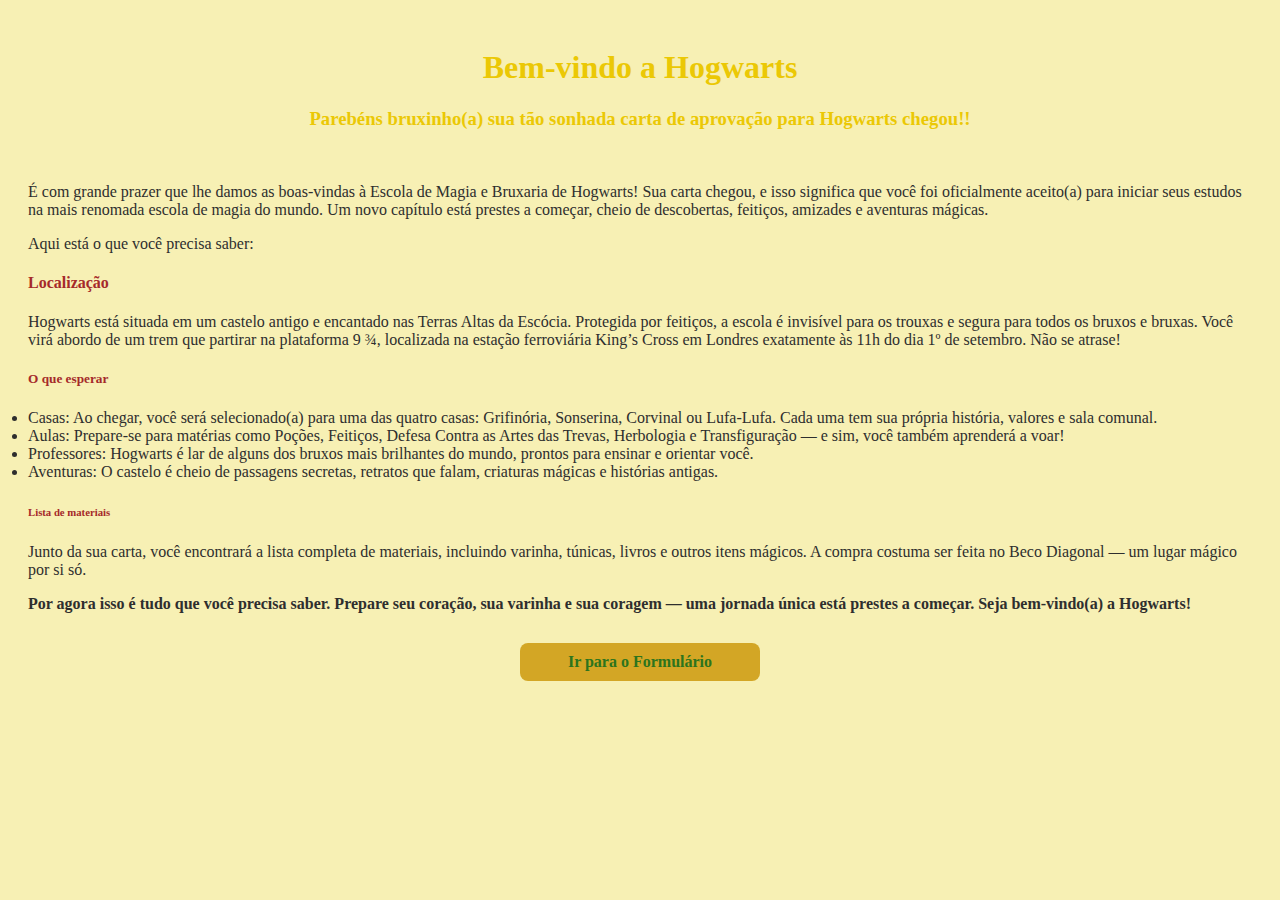
<file: atdv3pdi/index.html>
<!DOCTYPE html>
<html lang="pt-br">
<head>
  <meta charset="UTF-8">
  <title>Bem-vindo a Hogwarts</title>
  <link rel="stylesheet" href="./paginas/style.css">
</head>
<body>
  <h1>Bem-vindo a Hogwarts</h1>
 <h3>Parebéns bruxinho(a) sua tão sonhada carta de aprovação para Hogwarts chegou!!</h3>
  <br>
  <p>É com grande prazer que lhe damos as boas-vindas à Escola de Magia e Bruxaria de Hogwarts!
    Sua carta chegou, e isso significa que você foi oficialmente aceito(a) para iniciar seus estudos na mais renomada escola de magia do mundo. Um novo capítulo está prestes a começar, cheio de descobertas, feitiços, amizades e aventuras mágicas.</p>
    <p>Aqui está o que você precisa saber:</p>
   <h4>Localização</h4>
   <p>Hogwarts está situada em um castelo antigo e encantado nas Terras Altas da Escócia. Protegida por feitiços, a escola é invisível para os trouxas e segura para todos os bruxos e bruxas. Você virá abordo de um trem que partirar na plataforma  9 ¾, localizada na estação ferroviária King’s Cross em Londres exatamente às 11h do dia 1º de setembro. Não se atrase!
   </p>
   <h5>O que esperar</h5>
   <ul type="circle"></ul>
   <li> Casas: Ao chegar, você será selecionado(a) para uma das quatro casas: Grifinória, Sonserina, Corvinal ou Lufa-Lufa. Cada uma tem sua própria história, valores e sala comunal.</li>
   <li>Aulas: Prepare-se para matérias como Poções, Feitiços, Defesa Contra as Artes das Trevas, Herbologia e Transfiguração — e sim, você também aprenderá a voar!</li>
   <li>Professores: Hogwarts é lar de alguns dos bruxos mais brilhantes do mundo, prontos para ensinar e orientar você.</li>
   <li>Aventuras: O castelo é cheio de passagens secretas, retratos que falam, criaturas mágicas e histórias antigas.</li>
  <h6>Lista de materiais</h6>
  <p>Junto da sua carta, você encontrará a lista completa de materiais, incluindo varinha, túnicas, livros e outros itens mágicos. A compra costuma ser feita no Beco Diagonal — um lugar mágico por si só.</p>
  <p><b>Por agora isso é tudo que você precisa saber. Prepare seu coração, sua varinha e sua coragem — uma jornada única está prestes a começar. Seja bem-vindo(a) a Hogwarts!</b></p>
  <a href="./paginas/form.html" class="botao">Ir para o Formulário</a>
</body>
</html>
</file>
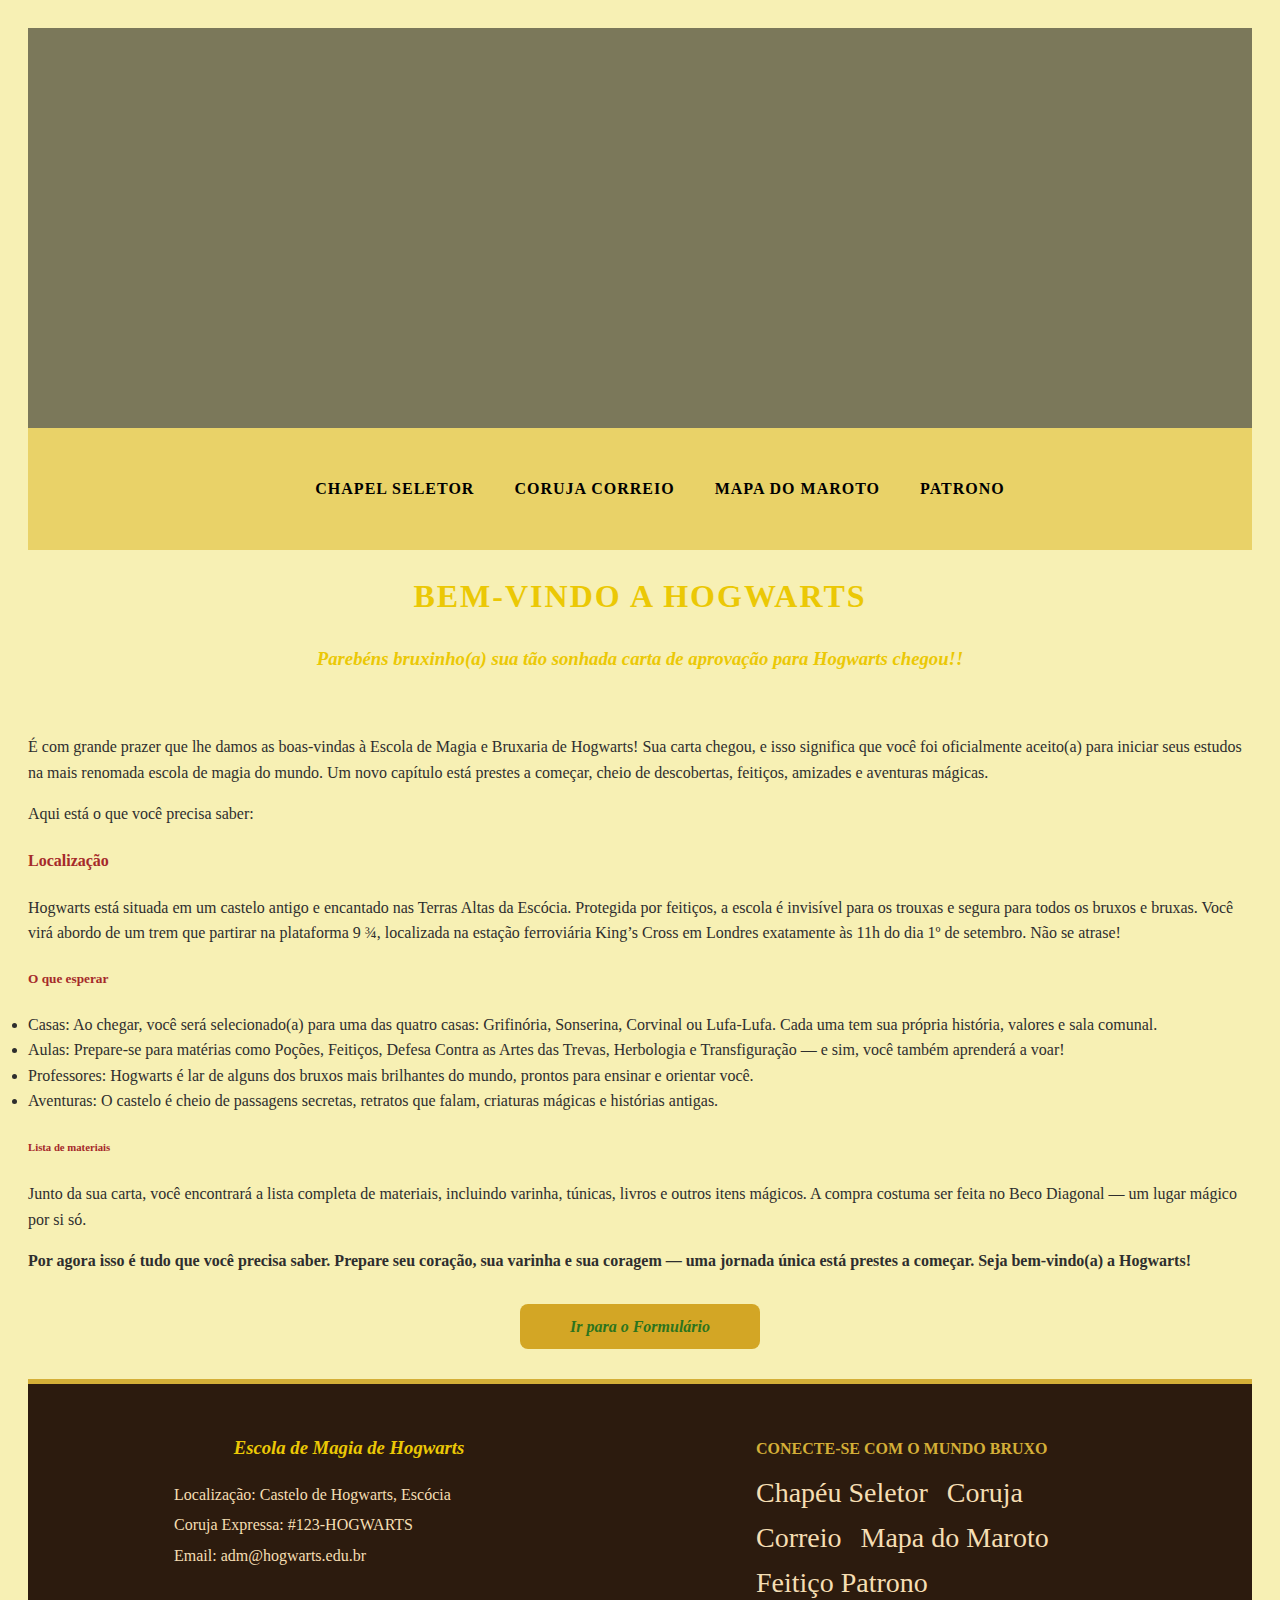
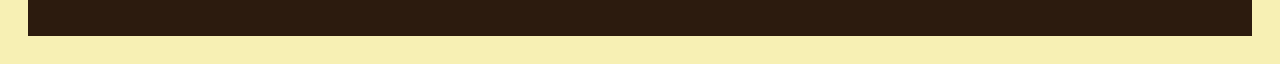
<file: atdv4pdiCERTO/index.html>
<!DOCTYPE html>
<html lang="pt-br">
  <section class="hero">
    <div class="hero-overlay">
    </div>
  </section>
<head>
  <meta charset="UTF-8">
  <title>Bem-vindo a Hogwarts</title>
  <link rel="stylesheet" href="./paginas/style.css">
  <link rel="icon" type="image/png" href="./icones/favicon_carta.png">
  </head>
  <header>
  <nav>
  <ul>
  <li><a href="./paginas/chapelseletor.html">Chapel Seletor</a></li>
  <li><a href="./paginas/corujacorreio.html">Coruja Correio</a></li>
  <li><a href="./paginas/mapadomaroto.html">Mapa do Maroto</a></li>
  <li><a href="./paginas/patrono.html">Patrono</a></li>
  </ul>
  </nav>
  </header>
<body>
  <h1>Bem-vindo a Hogwarts</h1>
 <h3>Parebéns bruxinho(a) sua tão sonhada carta de aprovação para Hogwarts chegou!!</h3>
  <br>
  <p>É com grande prazer que lhe damos as boas-vindas à Escola de Magia e Bruxaria de Hogwarts!
    Sua carta chegou, e isso significa que você foi oficialmente aceito(a) para iniciar seus estudos na mais renomada escola de magia do mundo. Um novo capítulo está prestes a começar, cheio de descobertas, feitiços, amizades e aventuras mágicas.</p>
    <p>Aqui está o que você precisa saber:</p>
   <h4>Localização</h4>
   <p>Hogwarts está situada em um castelo antigo e encantado nas Terras Altas da Escócia. Protegida por feitiços, a escola é invisível para os trouxas e segura para todos os bruxos e bruxas. Você virá abordo de um trem que partirar na plataforma  9 ¾, localizada na estação ferroviária King’s Cross em Londres exatamente às 11h do dia 1º de setembro. Não se atrase!
   </p>
   <h5>O que esperar</h5>
   <ul type="circle"></ul>
   <li> Casas: Ao chegar, você será selecionado(a) para uma das quatro casas: Grifinória, Sonserina, Corvinal ou Lufa-Lufa. Cada uma tem sua própria história, valores e sala comunal.</li>
   <li>Aulas: Prepare-se para matérias como Poções, Feitiços, Defesa Contra as Artes das Trevas, Herbologia e Transfiguração — e sim, você também aprenderá a voar!</li>
   <li>Professores: Hogwarts é lar de alguns dos bruxos mais brilhantes do mundo, prontos para ensinar e orientar você.</li>
   <li>Aventuras: O castelo é cheio de passagens secretas, retratos que falam, criaturas mágicas e histórias antigas.</li>
  <h6>Lista de materiais</h6>
  <p>Junto da sua carta, você encontrará a lista completa de materiais, incluindo varinha, túnicas, livros e outros itens mágicos. A compra costuma ser feita no Beco Diagonal — um lugar mágico por si só.</p>
  <p><b>Por agora isso é tudo que você precisa saber. Prepare seu coração, sua varinha e sua coragem — uma jornada única está prestes a começar. Seja bem-vindo(a) a Hogwarts!</b></p>
  <a href="./paginas/form.html" class="botao">Ir para o Formulário</a>
  <footer>
  <div class="info">
  <h3>Escola de Magia de Hogwarts</h3>
  <p>Localização: Castelo de Hogwarts, Escócia</p>
  <p>Coruja Expressa: #123-HOGWARTS</p>
  <p>Email: adm@hogwarts.edu.br</p>
  </div>
  <div class="social">
  <h4>Conecte-se com o Mundo Bruxo</h4>
  <a href="./paginas/chapelseletor.html" title="Chapéu Seletor">Chapéu Seletor</a>
  <a href="./paginas/corujacorreio.html" title="Coruja Correio">Coruja Correio</a>
  <a href="./paginas/mapadomaroto.html" title="Mapa do Maroto">Mapa do Maroto</a>
  <a href="./paginas/patrono.html" title="Feitiço Patrono">Feitiço Patrono</a>
  </div>
  </footer>

</body>
</html>
</file>
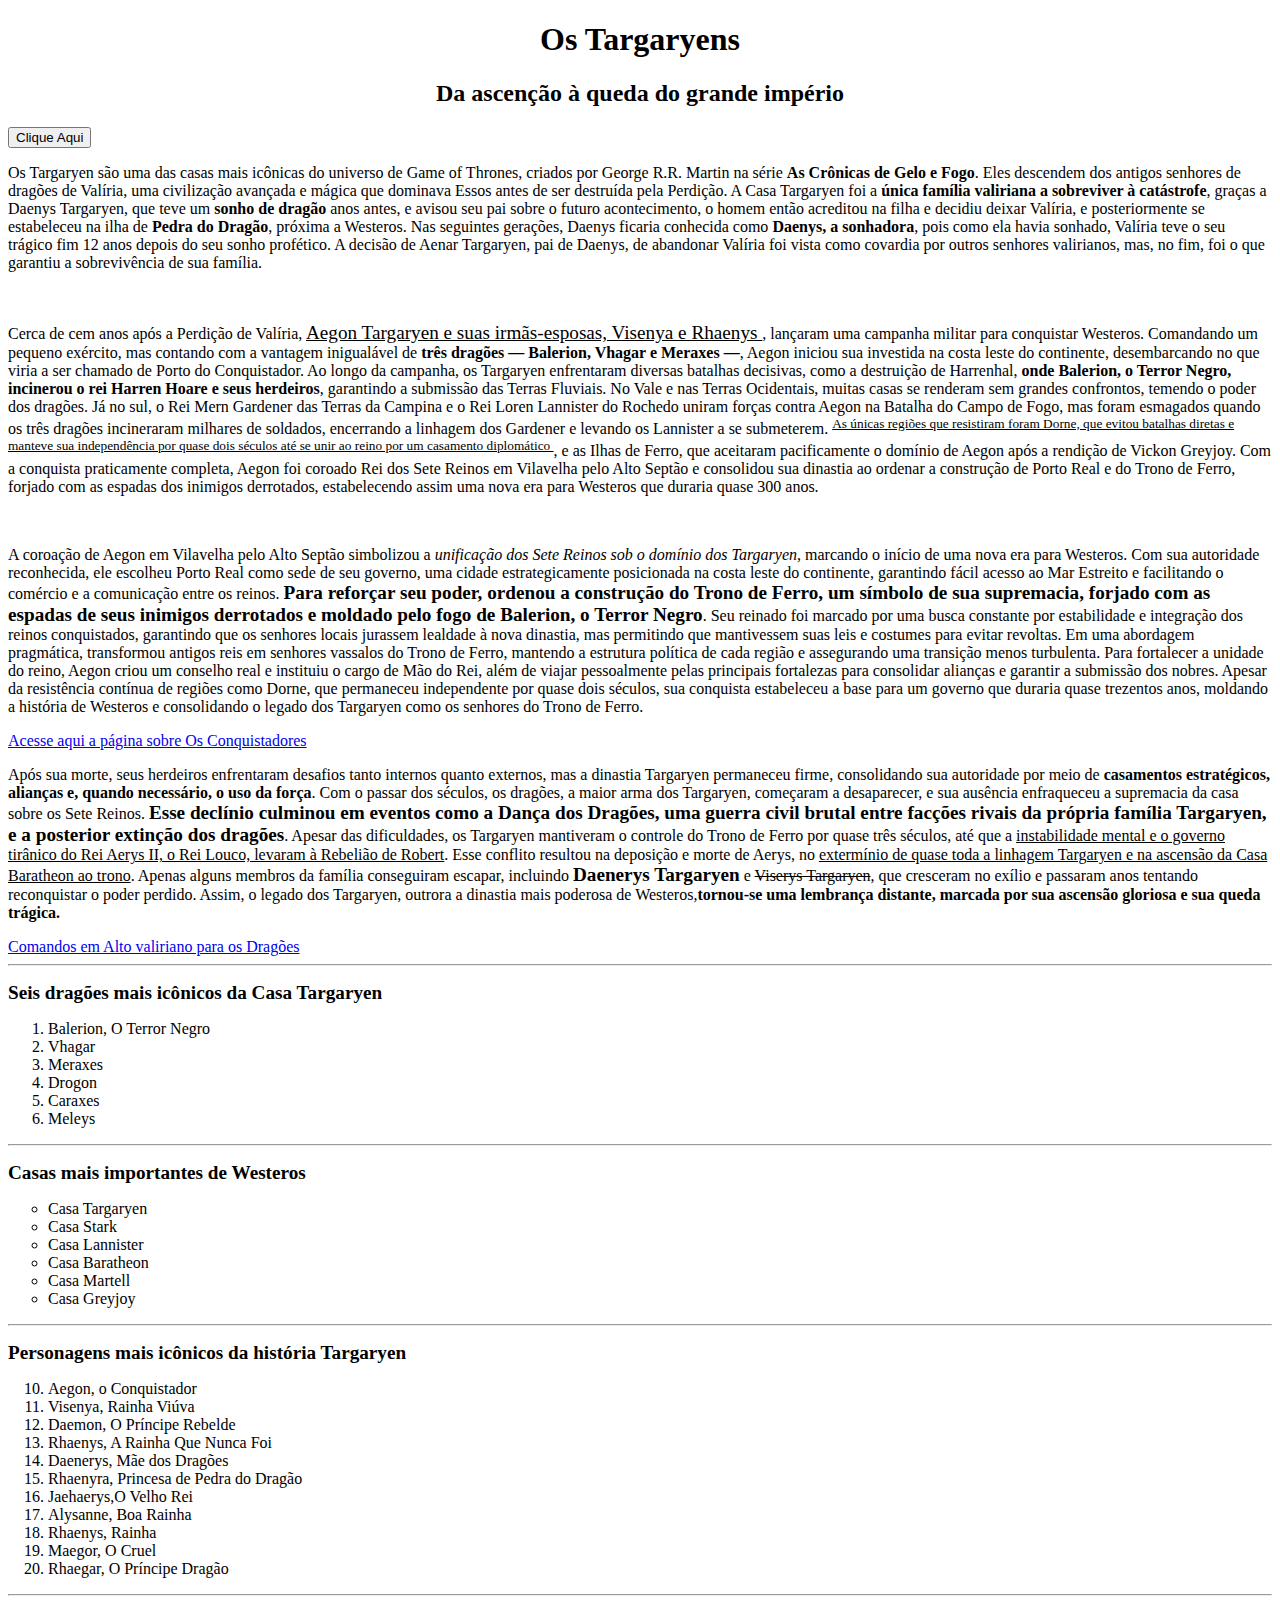
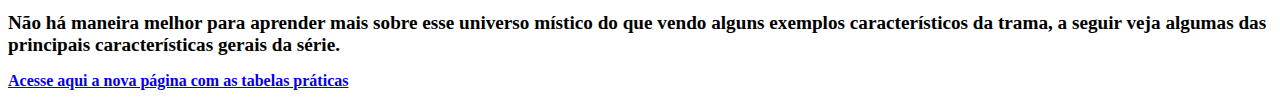
<file: bruna_pdi/index.html>
<!DOCTYPE html>
<html lang="pt-BR">
<head>
  <meta charset="UTF-8">
  <meta name="viewport" content="width=device-width, initial-scale=1.0">
  <title>Atividade1</title>
  <title> Títulos h1, h2</title>
 
</head>
<body>
<!--Adcionando a do código de programação solicitada no exercício e adcionando os titulos com hierarquía-->
<h1 align="center"> Os Targaryens</h1>
<h2 align="center"> Da ascenção à queda do grande império</h2>
<button onclick="exibirMensagem()">Clique Aqui</button>
<div id="minha-div" style="display: none;"> Os++ de Westeros</div> 
<script>
  function exibirMensagem() { 
    var minhaDiv = document.getElementById("minha-div")
    minhaDiv.style.display = "flex"
    minhaDiv.style.color = "red";
  }
</script>
<br>
<!--Apresentar o tema e a família brevemente-->
<p>  Os Targaryen são uma das casas mais icônicas do universo de Game of Thrones, criados por George R.R. Martin na série <strong>As Crônicas de Gelo e Fogo</strong>. Eles descendem dos antigos senhores de dragões de Valíria, uma civilização avançada e mágica que dominava Essos antes de ser destruída pela Perdição. A Casa Targaryen foi a <strong>única família valiriana a sobreviver à catástrofe</strong>, graças a Daenys Targaryen, que teve um <strong>sonho de dragão</strong> anos antes, e avisou seu pai sobre o futuro acontecimento, o homem então acreditou na filha e decidiu deixar Valíria, e posteriormente se estabeleceu na ilha de <strong>Pedra do Dragão</strong>, próxima a Westeros. Nas seguintes gerações, Daenys ficaria conhecida como <strong>Daenys, a sonhadora</strong>, pois como ela havia sonhado, Valíria teve o seu trágico fim 12 anos depois do seu sonho profético. A decisão de Aenar Targaryen, pai de Daenys, de abandonar Valíria foi vista como covardia por outros senhores valirianos, mas, no fim, foi o que garantiu a sobrevivência de sua família.<p>
<br>
<!--Contando um pouco sobre a Conquista-->
<p>Cerca de cem anos após a Perdição de Valíria,<big> <u>Aegon Targaryen e suas irmãs-esposas, Visenya e Rhaenys </u></big>, lançaram uma campanha militar para conquistar Westeros. Comandando um pequeno exército, mas contando com a vantagem inigualável de <strong>três dragões — Balerion, Vhagar e Meraxes —</strong>, Aegon iniciou sua investida na costa leste do continente, desembarcando no que viria a ser chamado de Porto do Conquistador. Ao longo da campanha, os Targaryen enfrentaram diversas batalhas decisivas, como a destruição de Harrenhal, <b>onde Balerion, o Terror Negro, incinerou o rei Harren Hoare e seus herdeiros</b>, garantindo a submissão das Terras Fluviais. No Vale e nas Terras Ocidentais, muitas casas se renderam sem grandes confrontos, temendo o poder dos dragões. Já no sul, o Rei Mern Gardener das Terras da Campina e o Rei Loren Lannister do Rochedo uniram forças contra Aegon na Batalha do Campo de Fogo, mas foram esmagados quando os três dragões incineraram milhares de soldados, encerrando a linhagem dos Gardener e levando os Lannister a se submeterem. <sup> <u>As únicas regiões que resistiram foram Dorne, que evitou batalhas diretas e manteve sua independência por quase dois séculos até se unir ao reino por um casamento diplomático </u></sup>, e as Ilhas de Ferro, que aceitaram pacificamente o domínio de Aegon após a rendição de Vickon Greyjoy. Com a conquista praticamente completa, Aegon foi coroado Rei dos Sete Reinos em Vilavelha pelo Alto Septão e consolidou sua dinastia ao ordenar a construção de Porto Real e do Trono de Ferro, forjado com as espadas dos inimigos derrotados, estabelecendo assim uma nova era para Westeros que duraria quase 300 anos.</p> 
<br>
<!--A coroação e reinado de Aegon-->
<p>A coroação de Aegon em Vilavelha pelo Alto Septão simbolizou a <i>unificação dos Sete Reinos sob o domínio dos Targaryen</i>, marcando o início de uma nova era para Westeros. Com sua autoridade reconhecida, ele escolheu Porto Real como sede de seu governo, uma cidade estrategicamente posicionada na costa leste do continente, garantindo fácil acesso ao Mar Estreito e facilitando o comércio e a comunicação entre os reinos. <big> <b>Para reforçar seu poder, ordenou a construção do Trono de Ferro, um símbolo de sua supremacia, forjado com as espadas de seus inimigos derrotados e moldado pelo fogo de Balerion, o Terror Negro</b></big>. Seu reinado foi marcado por uma busca constante por estabilidade e integração dos reinos conquistados, garantindo que os senhores locais jurassem lealdade à nova dinastia, mas permitindo que mantivessem suas leis e costumes para evitar revoltas. Em uma abordagem pragmática, transformou antigos reis em senhores vassalos do Trono de Ferro, mantendo a estrutura política de cada região e assegurando uma transição menos turbulenta. Para fortalecer a unidade do reino, Aegon criou um conselho real e instituiu o cargo de Mão do Rei, além de viajar pessoalmente pelas principais fortalezas para consolidar alianças e garantir a submissão dos nobres. Apesar da resistência contínua de regiões como Dorne, que permaneceu independente por quase dois séculos, sua conquista estabeleceu a base para um governo que duraria quase trezentos anos, moldando a história de Westeros e consolidando o legado dos Targaryen como os senhores do Trono de Ferro.</p>
<a href="./paginas/OsConquistadores.html" target="_blank">Acesse aqui a página sobre Os Conquistadores</a>
<br>
<!--Sucessão e queda-->
<p>Após sua morte, seus herdeiros enfrentaram desafios tanto internos quanto externos, mas a dinastia Targaryen permaneceu firme, consolidando sua autoridade por meio de <b>casamentos estratégicos, alianças e, quando necessário, o uso da força</b>. Com o passar dos séculos, os dragões, a maior arma dos Targaryen, começaram a desaparecer, e sua ausência enfraqueceu a supremacia da casa sobre os Sete Reinos. <big><b>Esse declínio culminou em eventos como a Dança dos Dragões, uma guerra civil brutal entre facções rivais da própria família Targaryen, e a posterior extinção dos dragões</b></big>. Apesar das dificuldades, os Targaryen mantiveram o controle do Trono de Ferro por quase três séculos, até que a <u>instabilidade mental e o governo tirânico do Rei Aerys II, o Rei Louco, levaram à Rebelião de Robert</u>. Esse conflito resultou na deposição e morte de Aerys, no <u>extermínio de quase toda a linhagem Targaryen e na ascensão da Casa Baratheon ao trono</u>. Apenas alguns membros da família conseguiram escapar, incluindo <b><big>Daenerys Targaryen</big></b> e <s>Viserys Targaryen</s>, que cresceram no exílio e passaram anos tentando reconquistar o poder perdido. Assim, o legado dos Targaryen, outrora a dinastia mais poderosa de Westeros,<b><strong>tornou-se uma lembrança distante, marcada por sua ascensão gloriosa e sua queda trágica.</strong></b></p> 
<a href="./paginas/comandos.html" target="_blank">Comandos em Alto valiriano para os Dragões</a>
<br>
<!--Criando as listas-->
<hr/>
<p><strong> <b> <big>Seis dragões mais icônicos da Casa Targaryen</big></b></strong></p>
<ol type="1">
  <li>Balerion, O Terror Negro</li>
  <li>Vhagar</li>
  <li>Meraxes</li>
  <li>Drogon</li>
  <li>Caraxes </li>
  <li>Meleys</li>
</ol>
<hr/>
<p><strong><b><big>Casas mais importantes de Westeros</big></b></strong></p>
<ul type="circle">
  <li>Casa Targaryen</li>
  <li>Casa Stark</li>
  <li>Casa Lannister</li>
  <li>Casa Baratheon</li>
  <li>Casa Martell</li>
  <li>Casa Greyjoy</li>
</ul>
<hr/>
<p><strong> <b> <big>Personagens mais icônicos da história Targaryen</big></b></strong></p>
<ol type="1" start="10">
  <li>Aegon, o Conquistador</li>
  <li>Visenya, Rainha Viúva </li>
  <li>Daemon, O Príncipe Rebelde</li>
  <li>Rhaenys, A Rainha Que Nunca Foi</li>
  <li>Daenerys, Mãe dos Dragões</li>
  <li>Rhaenyra, Princesa de Pedra do Dragão</li>
  <li>Jaehaerys,O Velho Rei</li>
  <li>Alysanne, Boa Rainha</li>
  <li>Rhaenys, Rainha</li>
  <li>Maegor, O Cruel</li>
  <li>Rhaegar, O Príncipe Dragão </li>
</ol>
<hr/>
<p><b><big>Não há maneira melhor para aprender mais sobre esse universo místico do que vendo alguns exemplos característicos da trama, a seguir veja algumas das principais características gerais da série.</big></b></p>
<b><a href="./paginas/tabelas_praticas.html" target="_blank">Acesse aqui a nova página com as tabelas práticas</a></b>
</body>
</html>
</file>
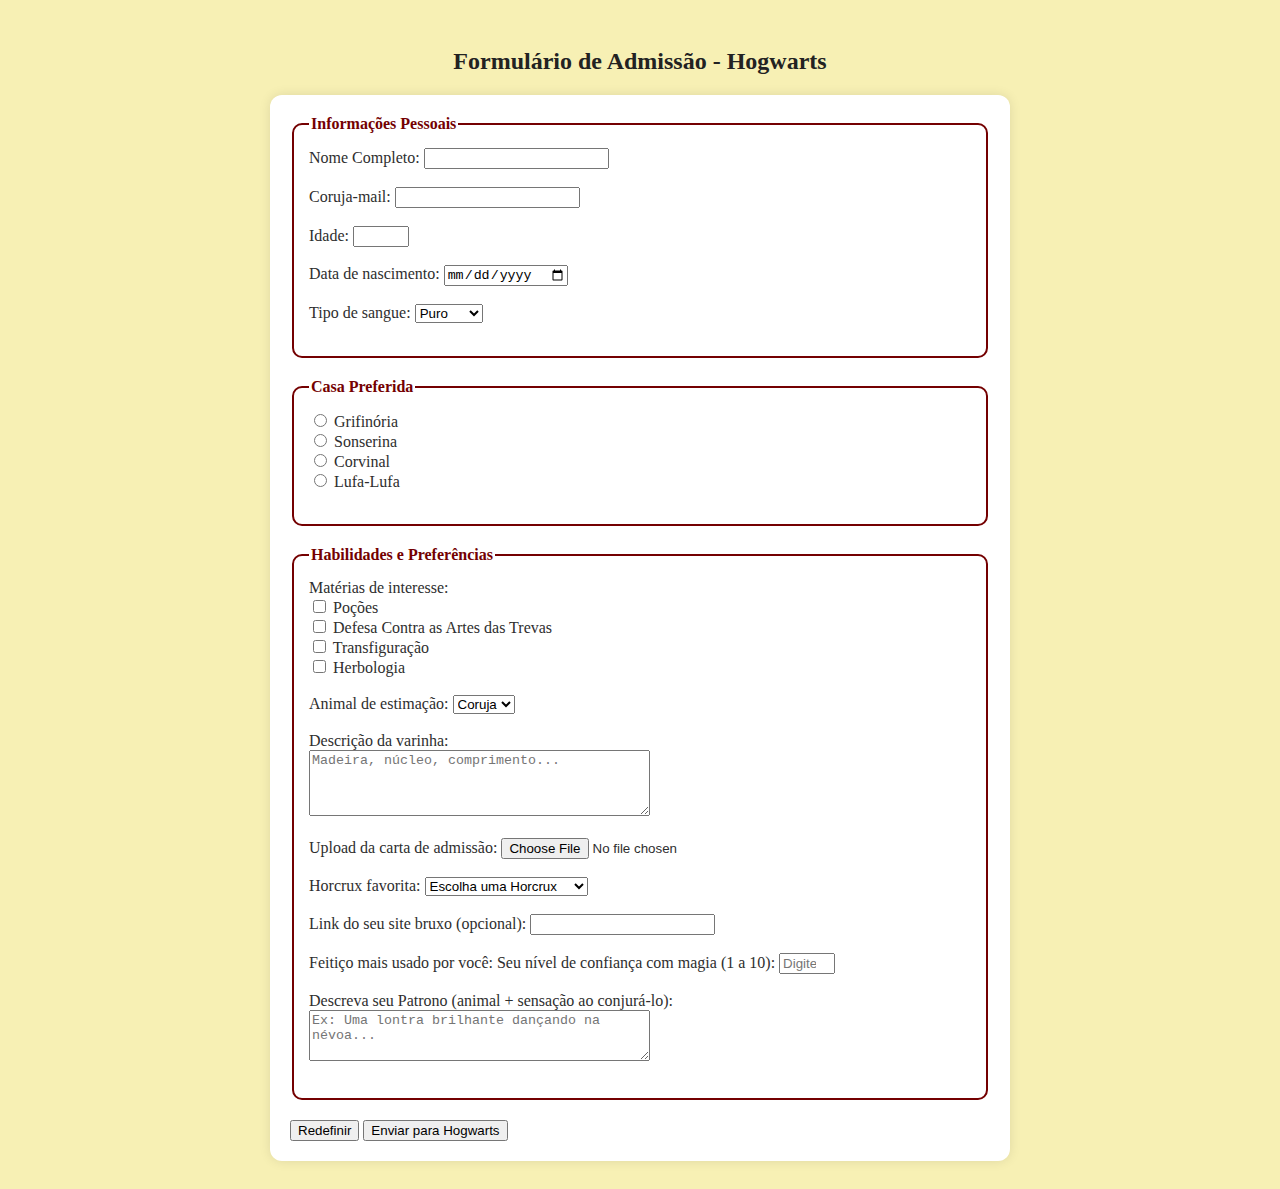
<file: atdv3pdi/paginas/form.html>
<!DOCTYPE html>
<html lang="pt-br">
<head>
  <meta charset="UTF-8">
  <title>Formulário de Inscrição - Hogwarts</title>
  <link rel="stylesheet" href="./style.css">
</head>
<body>
  <h2>Formulário de Admissão - Hogwarts</h2>

  <form action="/enviar" method="post">
    <fieldset>
      <legend>Informações Pessoais</legend>

      <label for="nome">Nome Completo:</label>
      <input type="text" id="nome" name="nome">
      <br>
      <br>
      <label for="email">Coruja-mail:</label>
      <input type="email" id="email" name="email">
      <br>
      <br>
      <label for="idade">Idade:</label>
      <input type="number" id="idade" name="idade" min="11" max="18">
      <br>
      <br>
      <label for="nasc">Data de nascimento:</label>
      <input type="date" id="nasc" name="nasc"> 
      <br>
      <br>
      <label for="sangue">Tipo de sangue:</label>
      <select id="sangue" name="sangue">
        <option value="puro">Puro</option>
        <option value="mestiço">Mestiço</option>
        <option value="trouxa">Trouxa</option>
      </select><br><br>
    </fieldset>

    <fieldset>
      <legend>Casa Preferida</legend>
      <input type="radio" id="grifinoria" name="casa" value="Grifinória" required>
      <label for="grifinoria">Grifinória</label>
      <br>
      <input type="radio" id="sonserina" name="casa" value="Sonserina">
      <label for="sonserina">Sonserina</label>
      <br>
      <input type="radio" id="corvinal" name="casa" value="Corvinal">
      <label for="corvinal">Corvinal</label>
      <br>
      <input type="radio" id="lufa" name="casa" value="Lufa-Lufa">
      <label for="lufa">Lufa-Lufa</label>
      <br>
      <br>
    </fieldset>

    <fieldset>
      <legend>Habilidades e Preferências</legend>

      <label>Matérias de interesse:</label><br>
      <input type="checkbox" name="materias" value="poções" required> Poções
      <br>
      <input type="checkbox" name="materias" value="dcats"> Defesa Contra as Artes das Trevas
      <br>
      <input type="checkbox" name="materias" value="transfiguracao"> Transfiguração
      <br>
      <input type="checkbox" name="materias" value="herbologia"> Herbologia
      <br>
      <br>
      <label for="animal">Animal de estimação:</label>
      <select id="animal" name="animal">
        <option value="coruja">Coruja</option>
        <option value="gato">Gato</option>
        <option value="sapo">Sapo</option>
      </select>
      <br>
      <br>
      <label for="varinha">Descrição da varinha:</label>
      <br>
      <textarea id="varinha" name="varinha" rows="4" cols="40" placeholder="Madeira, núcleo, comprimento..."></textarea>
      <br>
      <br>
      <label for="carta">Upload da carta de admissão:</label>
      <input type="file" id="carta" name="carta">
      <br>
      <br>
      <label for="horcrux">Horcrux favorita:</label>
      <select id="horcrux" name="horcrux">
      <option value="" disabled selected>Escolha uma Horcrux</option>
      <option value="diario">Diário de Tom Riddle</option>
      <option value="anel">Anel de Servolo Gaunt</option>
      <option value="medalhao">Medalhão de Sonserina</option>
      <option value="taça">Taça de Hufflepuff</option>
      <option value="diadema">Diadema de Corvinal</option>
      <option value="harry">Harry Potter</option>
      <option value="nagini">Nagini</option>
      </select> 
     <br>
     <br>
      <label for="site">Link do seu site bruxo (opcional):</label>
      <input type="url" id="site" name="site">
      <br>
      <br>
      <label for="feitiço">Feitiço mais usado por você:</label>
      <label for="magia">Seu nível de confiança com magia (1 a 10):</label>
      <input type="number" id="magia" name="magia" min="1" max="10" placeholder="Digite um número de 1 a 10 ">
     <br>
     <br>
      <label for="patrono">Descreva seu Patrono (animal + sensação ao conjurá-lo):</label>
      <br>
<textarea id="patrono" name="patrono" rows="3" cols="40" placeholder="Ex: Uma lontra brilhante dançando na névoa..."></textarea>
<br>
<br>
    </fieldset>
    <input type="reset" value="Redefinir">
    <input type="submit" value="Enviar para Hogwarts">
  </form>
</body>
</html>
</file>
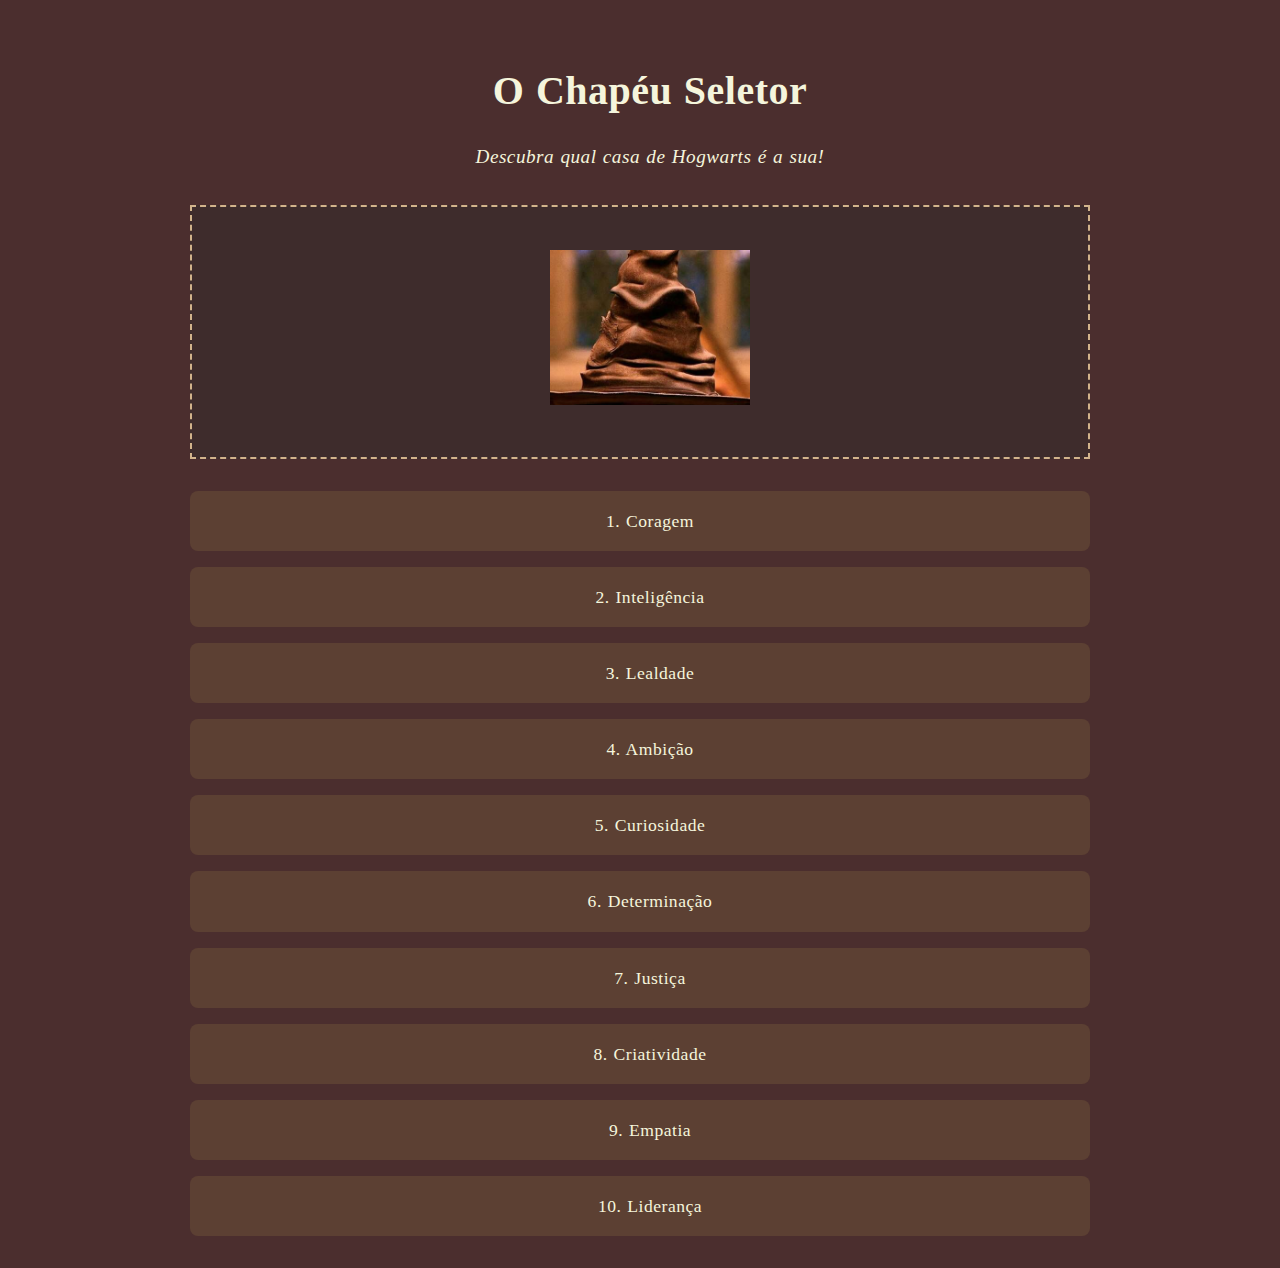
<file: atdv4pdiCERTO/paginas/chapelseletor.html>
<!DOCTYPE html>
<html lang="pt-BR">
<head>
  <meta charset="UTF-8">
  <title>Chapéu Seletor</title>
  <!-- <link rel="stylesheet" href="style.css"> !-->
   <style>
    body {
      background-color: #4B2E2E;
      font-family: 'Georgia', serif;
      color: #F5F5DC;
      line-height: 1.6;
      text-align: justify;
      letter-spacing: 0.5px;
      word-spacing: 1px;
      font-size: 16px;
      font-weight: normal;
      text-transform: none;
      text-indent: 20px;
      margin: 0;
      padding: 0;
    }

      .container {
      max-width: 900px;
      margin: auto;
      padding: 2rem;
    }

      .cabecalho {
      text-align: center;
      margin-bottom: 2rem;
      }

      h1 {
      font-size: 2.5rem;
      font-weight: bold;
      margin-bottom: 0.5rem;
      }

      .descricao {
      font-size: 1.2rem;
      font-style: italic;
      }

      .imagem {
      height: 250px;
      background-color: #3E2C2C;
      border: 2px dashed #D2B48C;
      display: flex;
      align-items: center;
      justify-content: center;
      font-size: 1.1rem;
      margin-bottom: 2rem;
      color: #D2B48C;
      }

      .parametros {
      display: grid;
      gap: 1rem;
      }

      .parametro {
      background-color: #5C4033;
      padding: 1rem;
      border-radius: 8px;
      font-size: 1.1rem;
      text-align: center;
      }
   </style>
</head>
<body>
  <div class="container">
    <header class="cabecalho">
      <h1>O Chapéu Seletor</h1>
      <p class="descricao">Descubra qual casa de Hogwarts é a sua!</p>
    </header>

    <section class="imagem">
      <p> <img src="../imagens/chapeu.jpg" title="Chapéu Seletor" width="200"></p>
    </section>

    <section class="parametros">
      <div class="parametro">1. Coragem</div>
      <div class="parametro">2. Inteligência</div>
      <div class="parametro">3. Lealdade</div>
      <div class="parametro">4. Ambição</div>
      <div class="parametro">5. Curiosidade</div>
      <div class="parametro">6. Determinação</div>
      <div class="parametro">7. Justiça</div>
      <div class="parametro">8. Criatividade</div>
      <div class="parametro">9. Empatia</div>
      <div class="parametro">10. Liderança</div>
    </section>
  </div>
</body>
</html>
</file>
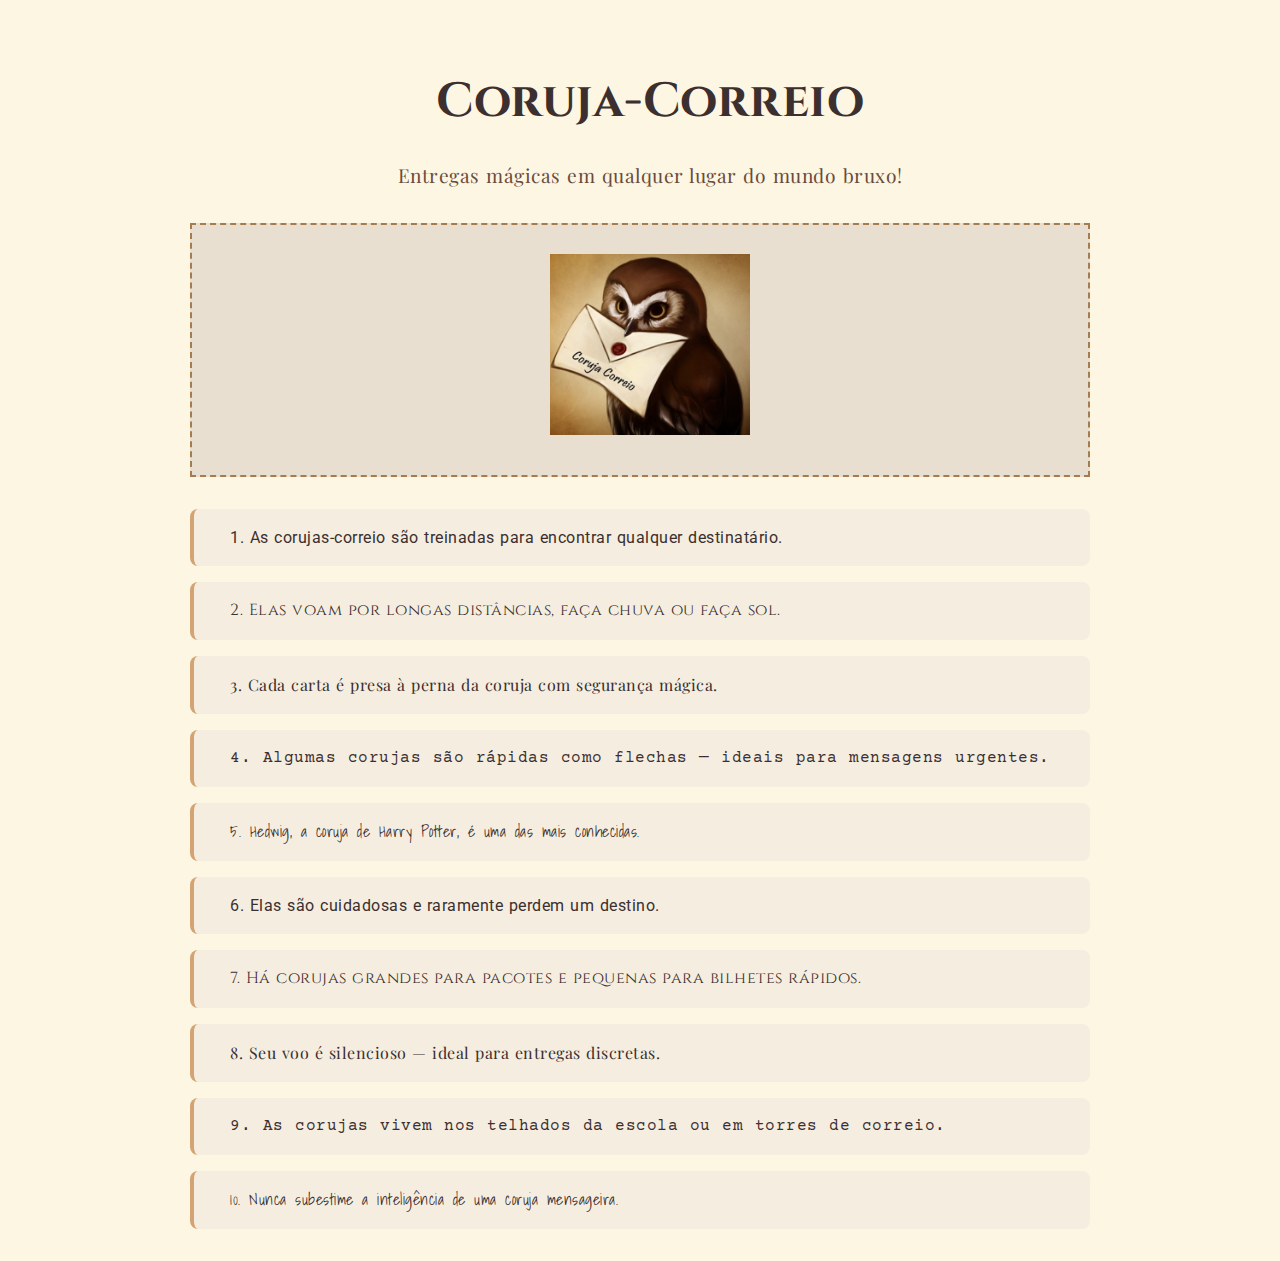
<file: atdv4pdiCERTO/paginas/corujacorreio.html>
<!DOCTYPE html>
<html lang="pt-BR">
<head>
  <meta charset="UTF-8">
  <title>Coruja-Correio</title>
  <link href="https://fonts.googleapis.com/css2?family=Roboto&family=Cinzel&family=Playfair+Display&family=Courier+Prime&family=Shadows+Into+Light&display=swap" rel="stylesheet">
  <style>
    body {
    background-color: #fdf6e3;
    margin: 0;
    padding: 0;
    color: #3b2f2f;
    font-family: 'Roboto', sans-serif;
    line-height: 1.6;
    font-size: 16px;
    letter-spacing: 0.5px;
    word-spacing: 1px;
    text-align: justify;
    text-indent: 20px;
    font-weight: normal;
    text-transform: none;
    font-style: normal;
    white-space: normal;
    }

    .container {
    max-width: 900px;
    margin: auto;
    padding: 2rem;
    }

    .cabecalho {
    text-align: center;
    margin-bottom: 2rem;
    }

    h1 {
    font-size: 3rem;
    font-family: 'Cinzel', serif;
    margin-bottom: 0.5rem;
    }

    .descricao {
    font-size: 1.2rem;
    font-family: 'Playfair Display', serif;
    color: #6b4c3b;
    }

    .imagem {
    height: 250px;
    background-color: #e8dfd1;
    border: 2px dashed #a57c4f;
    display: flex;
    align-items: center;
    justify-content: center;
    margin: 2rem 0;
    font-size: 1.1rem;
    font-family: 'Courier Prime', monospace;
    }

    .info {
    display: flex;
    flex-direction: column;
    gap: 1rem;
    }

    .bloco {
    background-color: #f5eee0;
    border-left: 4px solid #d4a373;
    padding: 1rem;
    border-radius: 8px;
    }

    .fonte1 {
    font-family: 'Roboto', sans-serif;
    }

    .fonte2 {
    font-family: 'Cinzel', serif;
    }

    .fonte3 {
    font-family: 'Playfair Display', serif;
    }

    .fonte4 {
    font-family: 'Courier Prime', monospace;
    }

    .fonte5 {
    font-family: 'Shadows Into Light', cursive;
    }

  </style>
</head>
<body>
  <div class="container">
    <header class="cabecalho">
      <h1>Coruja-Correio</h1>
      <p class="descricao">Entregas mágicas em qualquer lugar do mundo bruxo!</p>
    </header>

    <section class="imagem">
      <p> <img src="../imagens/coruja.jpg" title="Coruja Correio" width="200"></p>
    </section>

    <section class="info">
      <div class="bloco fonte1">1. As corujas-correio são treinadas para encontrar qualquer destinatário.</div>
      <div class="bloco fonte2">2. Elas voam por longas distâncias, faça chuva ou faça sol.</div>
      <div class="bloco fonte3">3. Cada carta é presa à perna da coruja com segurança mágica.</div>
      <div class="bloco fonte4">4. Algumas corujas são rápidas como flechas — ideais para mensagens urgentes.</div>
      <div class="bloco fonte5">5. Hedwig, a coruja de Harry Potter, é uma das mais conhecidas.</div>
      <div class="bloco fonte1">6. Elas são cuidadosas e raramente perdem um destino.</div>
      <div class="bloco fonte2">7. Há corujas grandes para pacotes e pequenas para bilhetes rápidos.</div>
      <div class="bloco fonte3">8. Seu voo é silencioso — ideal para entregas discretas.</div>
      <div class="bloco fonte4">9. As corujas vivem nos telhados da escola ou em torres de correio.</div>
      <div class="bloco fonte5">10. Nunca subestime a inteligência de uma coruja mensageira.</div>
    </section>
  </div>
</body>
</html>
</file>
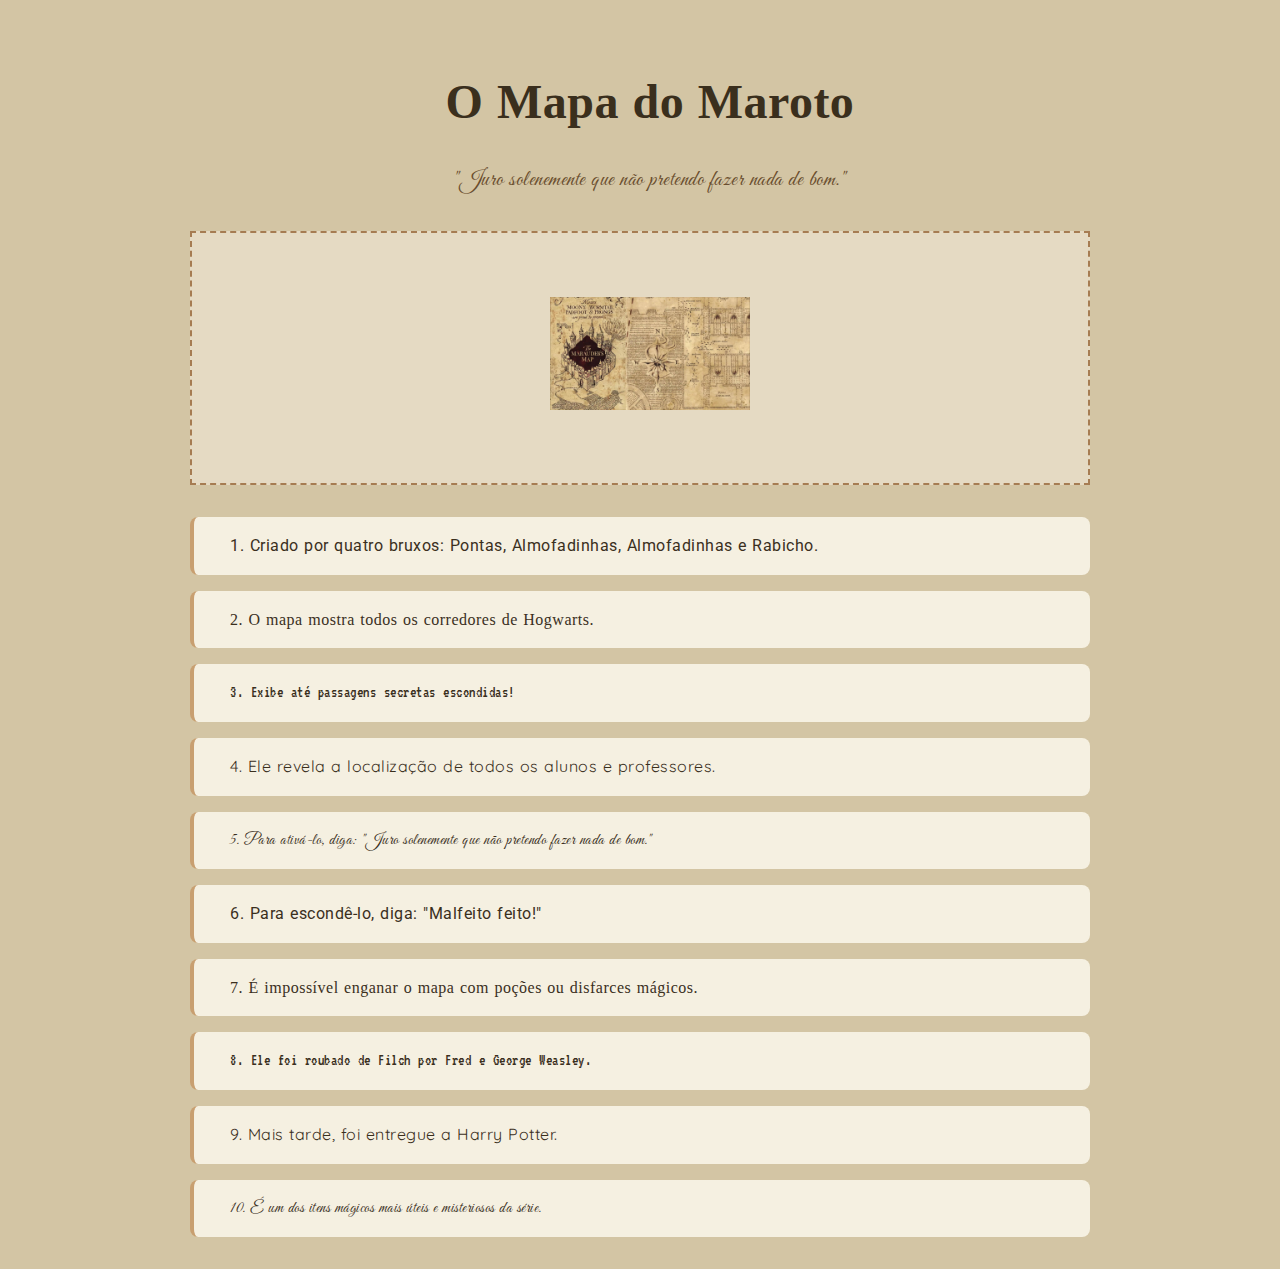
<file: atdv4pdiCERTO/paginas/mapadomaroto.html>
<!DOCTYPE html>
<html lang="pt-BR">
<head>
  <meta charset="UTF-8">
  <title>O Mapa do Maroto</title>
  <style>
    body {
    background-color: #d3c5a4;
    margin: 0;
    padding: 0;
    color: #3a2f1d;
    font-family: 'Quicksand', sans-serif;
    font-size: 16px;
    line-height: 1.6;
    letter-spacing: 0.5px;
    word-spacing: 1px;
    text-align: justify;
    font-style: normal;
    font-weight: normal;
    text-transform: none;
    text-indent: 20px;  
    white-space: normal;
    }

    .container {
    max-width: 900px;
    margin: auto;
    padding: 2rem;
    }

    .cabecalho {
    text-align: center;
    margin-bottom: 2rem;
    }

    h1 {
    font-size: 3rem;
    font-family: 'IM Fell English SC', serif;
    margin-bottom: 0.5rem;
    }

    .subtitulo {
    font-family: 'Great Vibes', cursive;
    font-size: 1.4rem;
    color: #6a4e2e;
    margin-bottom: 1rem;
    }

    .imagem {
    height: 250px;
    background-color: #e5dac3;
    border: 2px dashed #a67c52;
    display: flex;
    align-items: center;
    justify-content: center;
    font-size: 1.1rem;
    font-family: 'VT323', monospace;
    color: #5e4c3a;
    margin-bottom: 2rem;
    }

    .info {
    display: flex;
    flex-direction: column;
    gap: 1rem;
    }

    .bloco {
    background-color: #f5f0e1;
    border-left: 4px solid #c89f70;
    padding: 1rem;
    border-radius: 8px;
    }

    
    .fonte1 {
    font-family: 'Roboto', sans-serif;
    }

    .fonte2 {
    font-family: 'IM Fell English SC', serif;
    }

    .fonte3 {
    font-family: 'VT323', monospace;
    }

    .fonte4 {
    font-family: 'Quicksand', sans-serif;
    }

    .fonte5 {
    font-family: 'Great Vibes', cursive;
    }

  </style>

  <link href="https://fonts.googleapis.com/css2?family=Roboto&family=Great+Vibes&family=IM+Fell+English+SC&family=Quicksand&family=VT323&display=swap" rel="stylesheet">
</head>
<body>
  <div class="container">
    <header class="cabecalho">
      <h1>O Mapa do Maroto</h1>
      <p class="subtitulo">"Juro solenemente que não pretendo fazer nada de bom."</p>
    </header>

    <section class="imagem">
      <p> <img src="../imagens/mapa.jpg" title="Mapa do Maroto" width="200"></p>
    </section>

    <section class="info">
      <div class="bloco fonte1">1. Criado por quatro bruxos: Pontas, Almofadinhas, Almofadinhas e Rabicho.</div>
      <div class="bloco fonte2">2. O mapa mostra todos os corredores de Hogwarts.</div>
      <div class="bloco fonte3">3. Exibe até passagens secretas escondidas!</div>
      <div class="bloco fonte4">4. Ele revela a localização de todos os alunos e professores.</div>
      <div class="bloco fonte5">5. Para ativá-lo, diga: "Juro solenemente que não pretendo fazer nada de bom."</div>
      <div class="bloco fonte1">6. Para escondê-lo, diga: "Malfeito feito!"</div>
      <div class="bloco fonte2">7. É impossível enganar o mapa com poções ou disfarces mágicos.</div>
      <div class="bloco fonte3">8. Ele foi roubado de Filch por Fred e George Weasley.</div>
      <div class="bloco fonte4">9. Mais tarde, foi entregue a Harry Potter.</div>
      <div class="bloco fonte5">10. É um dos itens mágicos mais úteis e misteriosos da série.</div>
    </section>
  </div>
</body>
</html>
</file>
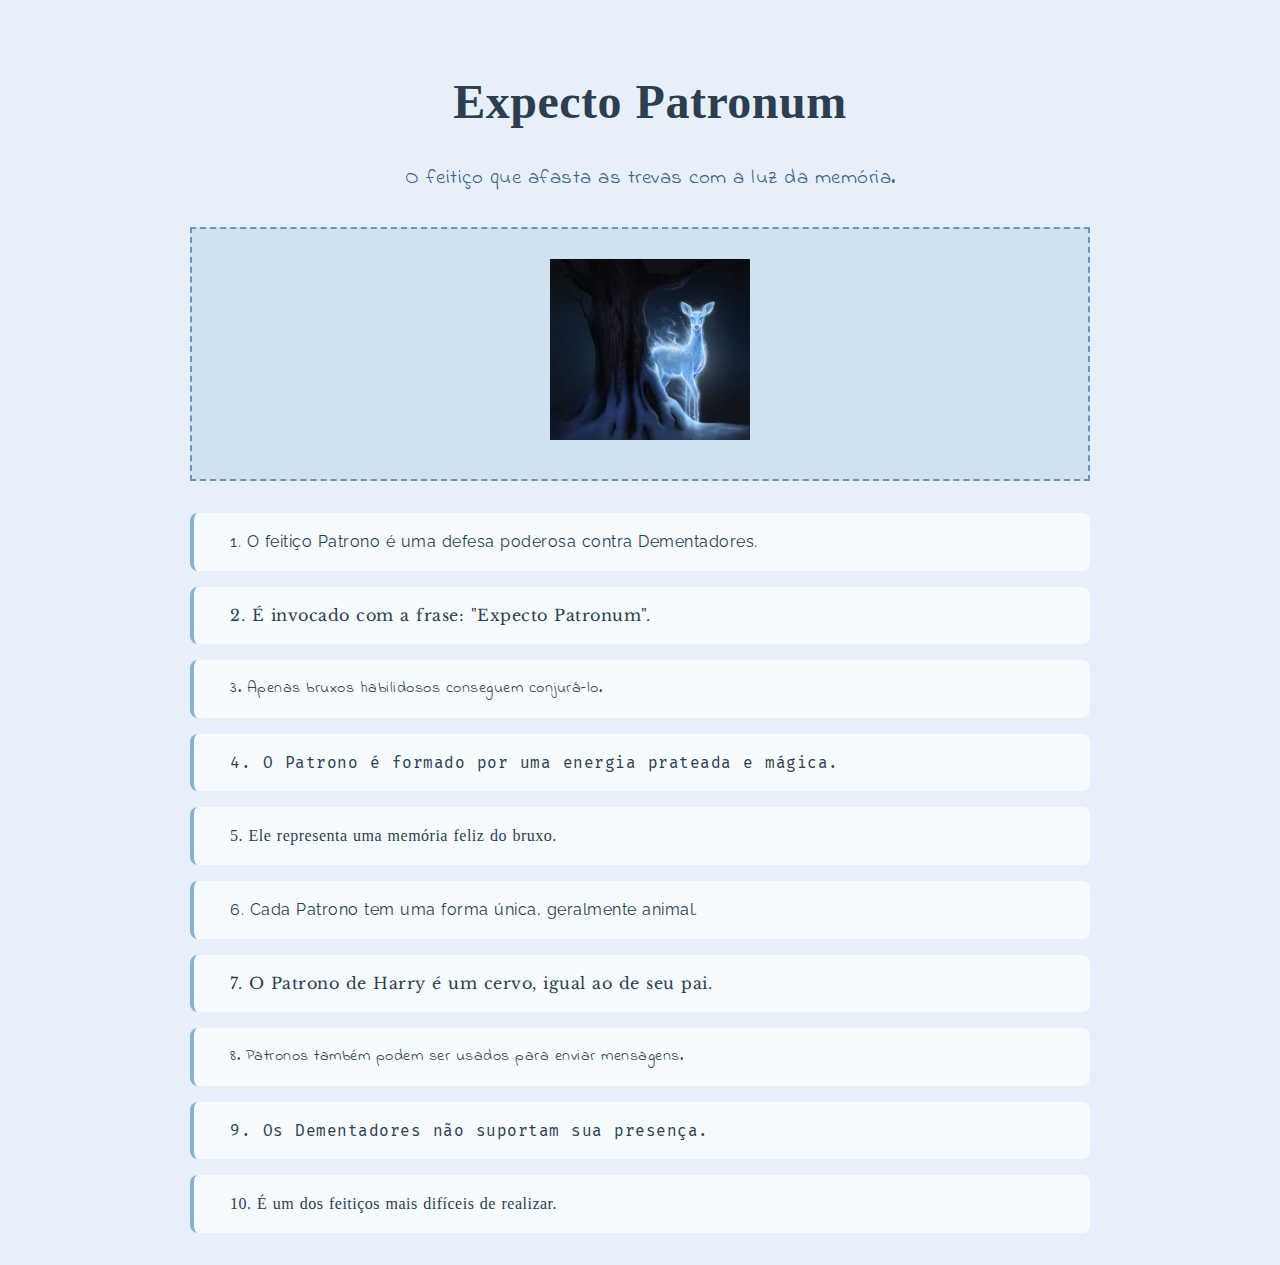
<file: atdv4pdiCERTO/paginas/patrono.html>
<!DOCTYPE html>
<html lang="pt-BR">
<head>
  <meta charset="UTF-8">
  <title>Feitiço do Patrono</title>
  <link href="https://fonts.googleapis.com/css2?family=Raleway&family=Libre+Baskerville&family=Indie+Flower&family=Fira+Mono&family=Old+Standard+TT&display=swap" rel="stylesheet">

  <style>
    body {
    background-color: #e7f0fa;
    margin: 0;
    padding: 0;
    color: #2c3e50;
    font-family: 'Raleway', sans-serif;
    font-size: 16px;      
    line-height: 1.6;     
    letter-spacing: 0.5px;
    word-spacing: 1px;    
    text-align: justify; 
    text-indent: 20px;   
    font-weight: normal; 
    font-style: normal;  
    text-transform: none;
    white-space: normal; 
    }

    .container {
    max-width: 900px;
    margin: auto;
    padding: 2rem;
    }

    .cabecalho {
    text-align: center;
    margin-bottom: 2rem;
    }

    h1 {
    font-size: 3rem;
    font-family: 'Old Standard TT', serif;
    margin-bottom: 0.5rem;
    }

    .subtitulo {
    font-size: 1.3rem;
    font-family: 'Indie Flower', cursive;
    color: #3a6186;
    margin-bottom: 1.5rem;
    }

    .imagem {
    height: 250px;
    background-color: #d0e2f2;
    border: 2px dashed #6c91c2;
    display: flex;
    align-items: center;
    justify-content: center;
    font-size: 1.1rem;
    font-family: 'Fira Mono', monospace;
    color: #395470;
    margin-bottom: 2rem;
    }

    .info {
    display: flex;
    flex-direction: column;
    gap: 1rem;
    }

    .bloco {
    background-color: #f6fbff;
    border-left: 4px solid #86b3d1;
    padding: 1rem;
    border-radius: 8px;
    }

    .fonte1 {
    font-family: 'Raleway', sans-serif;
    }

    .fonte2 {
    font-family: 'Libre Baskerville', serif;
    }

    .fonte3 {
    font-family: 'Indie Flower', cursive;
    }

    .fonte4 {
    font-family: 'Fira Mono', monospace;
    }

    .fonte5 {
    font-family: 'Old Standard TT', serif;
    }

  </style>

</head>
<body>
  <div class="container">
    <header class="cabecalho">
      <h1>Expecto Patronum</h1>
      <p class="subtitulo">O feitiço que afasta as trevas com a luz da memória.</p>
    </header>

    <section class="imagem">
      <p> <img src="../imagens/patrono.jpg" title="Patrono" width="200"></p>
    </section>

    <section class="info">
      <div class="bloco fonte1">1. O feitiço Patrono é uma defesa poderosa contra Dementadores.</div>
      <div class="bloco fonte2">2. É invocado com a frase: "Expecto Patronum".</div>
      <div class="bloco fonte3">3. Apenas bruxos habilidosos conseguem conjurá-lo.</div>
      <div class="bloco fonte4">4. O Patrono é formado por uma energia prateada e mágica.</div>
      <div class="bloco fonte5">5. Ele representa uma memória feliz do bruxo.</div>
      <div class="bloco fonte1">6. Cada Patrono tem uma forma única, geralmente animal.</div>
      <div class="bloco fonte2">7. O Patrono de Harry é um cervo, igual ao de seu pai.</div>
      <div class="bloco fonte3">8. Patronos também podem ser usados para enviar mensagens.</div>
      <div class="bloco fonte4">9. Os Dementadores não suportam sua presença.</div>
      <div class="bloco fonte5">10. É um dos feitiços mais difíceis de realizar.</div>
    </section>
  </div>
</body>
</html>
</file>
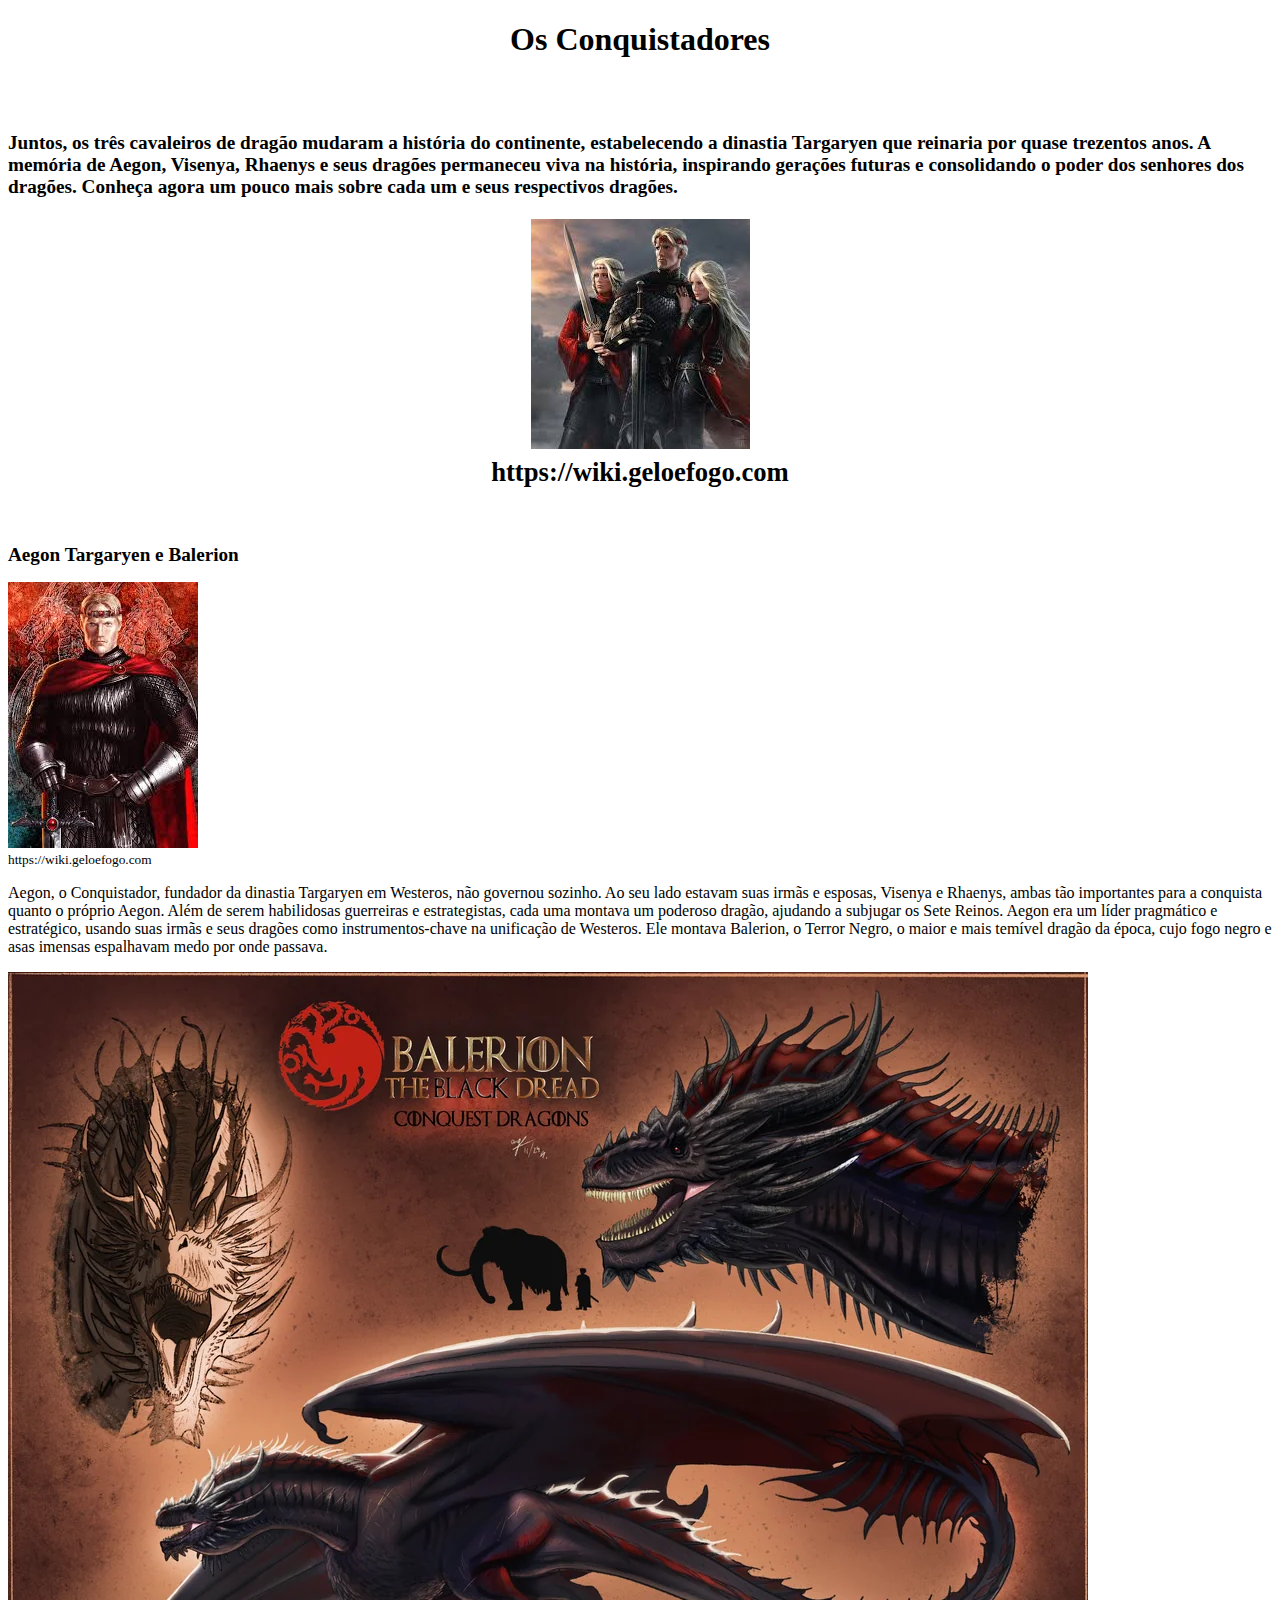
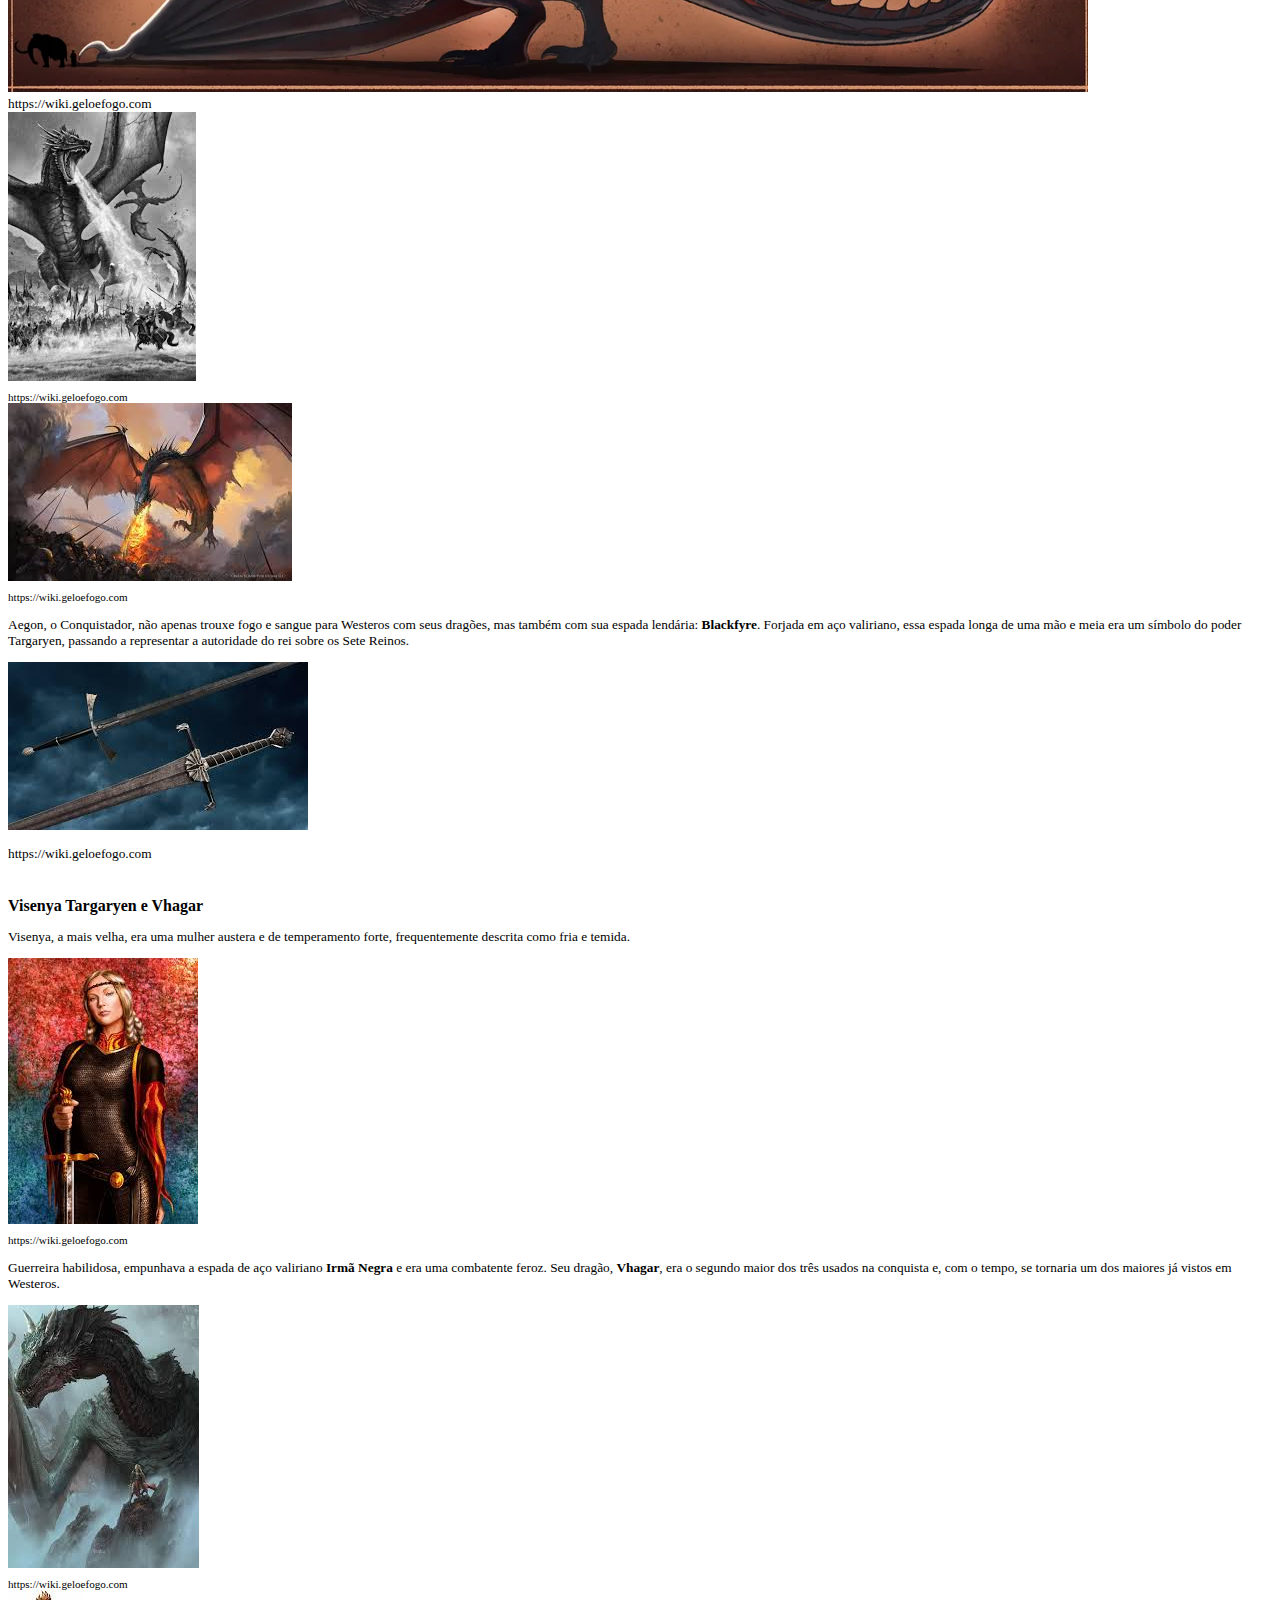
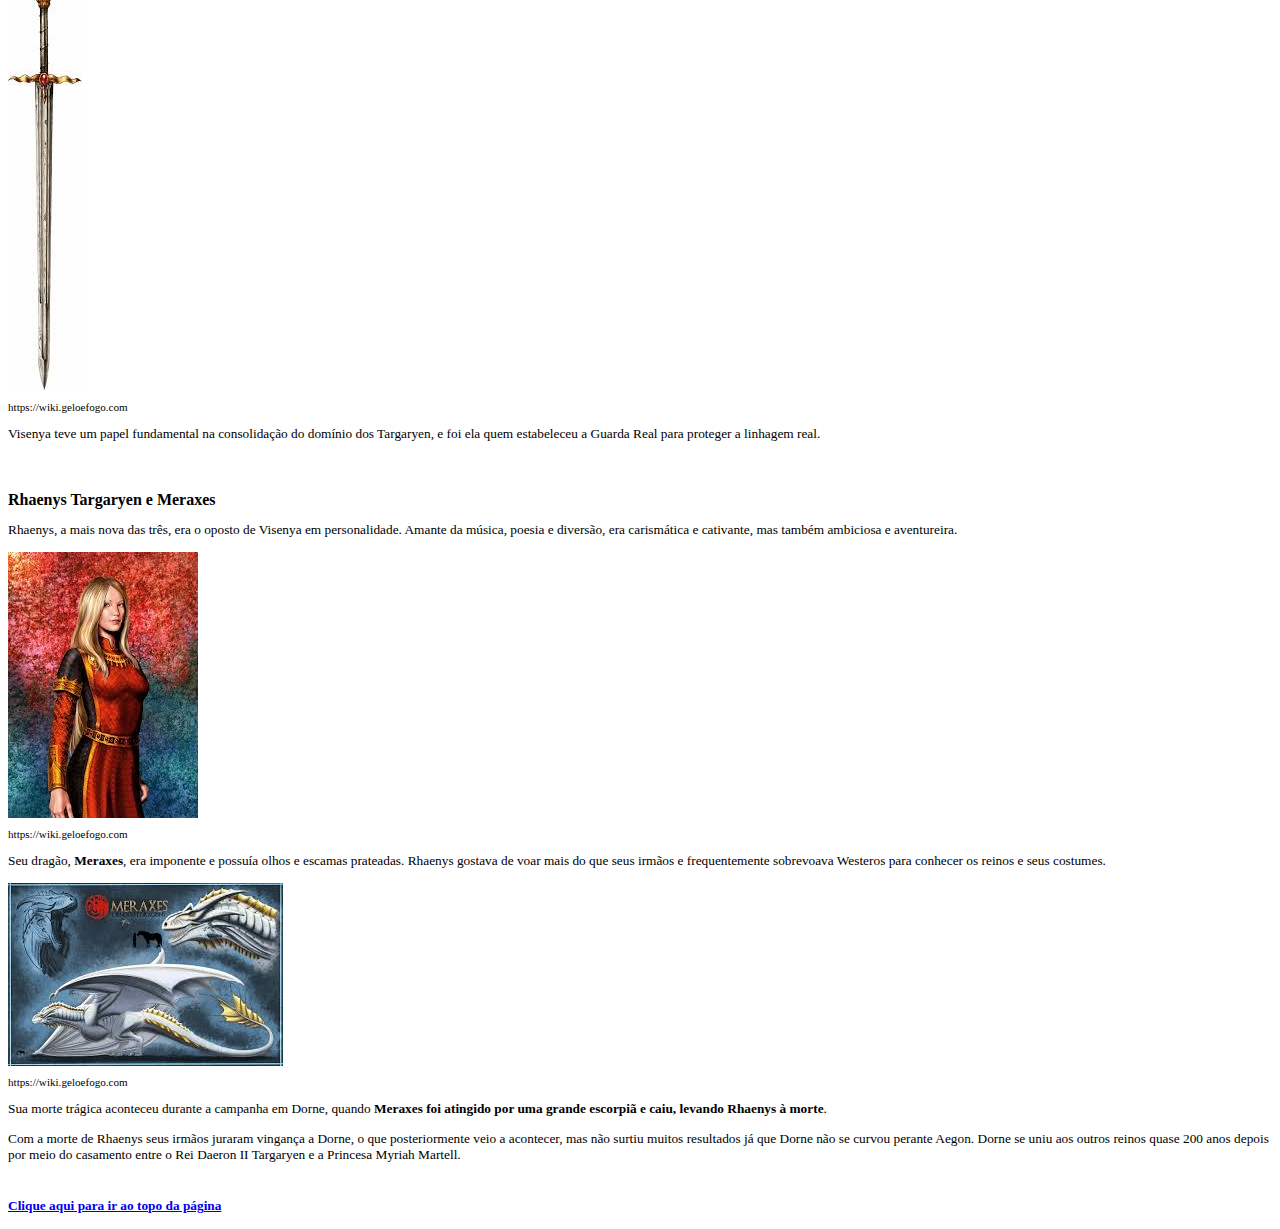
<file: bruna_pdi/paginas/OsConquistadores.html>
<!DOCTYPE html>
<html lang="en">
<head>
    <meta charset="UTF-8">
    <meta name="viewport" content="width=device-width, initial-scale=1.0">
    <title>Atividade2</title>
</head>
<body>
  <h2 id="secao1"></h2>
    <h1 align="center"> Os Conquistadores</h1>
 <br>
 <br>
 <p><b><big>Juntos, os três cavaleiros de dragão mudaram a história do continente, estabelecendo a dinastia Targaryen que reinaria por quase trezentos anos. A memória de Aegon, Visenya, Rhaenys e seus dragões permaneceu viva na história, inspirando gerações futuras e consolidando o poder dos senhores dos dragões. Conheça agora um pouco mais sobre cada um e seus respectivos dragões.</big></b></p>
    <h1 align="center"><image src="../imagens/conquistadores.jpg" title="OsConquistadores" alt="OsConquistadores"/> <sup><figcaption>https://wiki.geloefogo.com</figcaption></sup> </h1>
  <br>
 <p><b><big>Aegon Targaryen e Balerion</b></big></p>   
 <image src="../imagens/images.jpg" title="AegonI" alt="AegonI"/>
<sup><figcaption>https://wiki.geloefogo.com</figcaption></sup>
 <p>
    Aegon, o Conquistador, fundador da dinastia Targaryen em Westeros, não governou sozinho. Ao seu lado estavam suas irmãs e esposas, Visenya e Rhaenys, ambas tão importantes para a conquista quanto o próprio Aegon. Além de serem habilidosas guerreiras e estrategistas, cada uma montava um poderoso dragão, ajudando a subjugar os Sete Reinos. Aegon era um líder pragmático e estratégico, usando suas irmãs e seus dragões como instrumentos-chave na unificação de Westeros. Ele montava Balerion, o Terror Negro, o maior e mais temível dragão da época, cujo fogo negro e asas imensas espalhavam medo por onde passava.</p>
    <image src="../imagens/balerion1.webp" title="Balerion" alt="Balerion"/>
  <sup><figcaption>https://wiki.geloefogo.com</figcaption></sup>
<sup><image src="../imagens/balerion2.jpg" title="Balerion" alt="Balerion" />
<sup><figcaption>https://wiki.geloefogo.com</figcaption></sup>
    <image src="../imagens/balerion3.jpg" title="Balerion" alt="Balerion" />
  <sup><figcaption>https://wiki.geloefogo.com</figcaption></sup>
  
    <p>Aegon, o Conquistador, não apenas trouxe fogo e sangue para Westeros com seus dragões, mas também com sua espada lendária: <b>Blackfyre</b>. Forjada em aço valiriano, essa espada longa de uma mão e meia era um símbolo do poder Targaryen, passando a representar a autoridade do rei sobre os Sete Reinos.</p>
  <sup><image src="../imagens/blacksfyre.jpg" title="Blackfyre" alt="Blackfyre"/></sup>
 <figcaption>https://wiki.geloefogo.com</figcaption>
 <br>
    <p><a><b><big>Visenya Targaryen e Vhagar</b></big></a></p>
<p>Visenya, a mais velha, era uma mulher austera e de temperamento forte, frequentemente descrita como fria e temida.</p>
<image src="../imagens/visenya.jpg" title="Visenya" alt="Visenya"/>
<sup><figcaption>https://wiki.geloefogo.com</figcaption></sup>
<p>Guerreira habilidosa, empunhava a espada de aço valiriano <b>Irmã Negra</b> e era uma combatente feroz. Seu dragão, <b>Vhagar</b>, era o segundo maior dos três usados na conquista e, com o tempo, se tornaria um dos maiores já vistos em Westeros.</p>
<image src="../imagens/vahgar.jpg" title="VhagarandVisenya" alt="VhagarandVisenya"/> 
<sup><figcaption>https://wiki.geloefogo.com</figcaption></sup>
<image src="../imagens/blacksister.jpg" title="blacksister" alt="blacksister"/>
<sup><figcaption>https://wiki.geloefogo.com</figcaption></sup>
<p>Visenya teve um papel fundamental na consolidação do domínio dos Targaryen, e foi ela quem estabeleceu a Guarda Real para proteger a linhagem real.</p>
<br>
    <p><a><big><b>Rhaenys Targaryen e Meraxes</b></big></a></p>
<p>Rhaenys, a mais nova das três, era o oposto de Visenya em personalidade. Amante da música, poesia e diversão, era carismática e cativante, mas também ambiciosa e aventureira.</p>
<image src="../imagens/rhaenys.jpg" title="Rhaenys" alt="Rhaenys"/>
<sup><figcaption>https://wiki.geloefogo.com</figcaption></sup>
<p>Seu dragão, <b>Meraxes</b>, era imponente e possuía olhos e escamas prateadas. Rhaenys gostava de voar mais do que seus irmãos e frequentemente sobrevoava Westeros para conhecer os reinos e seus costumes.</p>
<image src="../imagens/meraxes.jpg" title="Meraxes" alt="Meraxes"/>
<sup><figcaption>https://wiki.geloefogo.com</figcaption></sup>
<p>Sua morte trágica aconteceu durante a campanha em Dorne, quando <b>Meraxes foi atingido por uma grande escorpiã e caiu, levando Rhaenys à morte</b>.</p>
<p>Com a morte de Rhaenys seus irmãos juraram vingança a Dorne, o que posteriormente veio a acontecer, mas não surtiu muitos resultados já que Dorne não se curvou perante Aegon. Dorne se uniu aos outros reinos quase 200 anos depois por meio do casamento entre o Rei Daeron II Targaryen e a Princesa Myriah Martell.</p>
<br> 
</body>
<b><a href="#secao1">Clique aqui para ir ao topo da página</a></b>
</html>
</file>
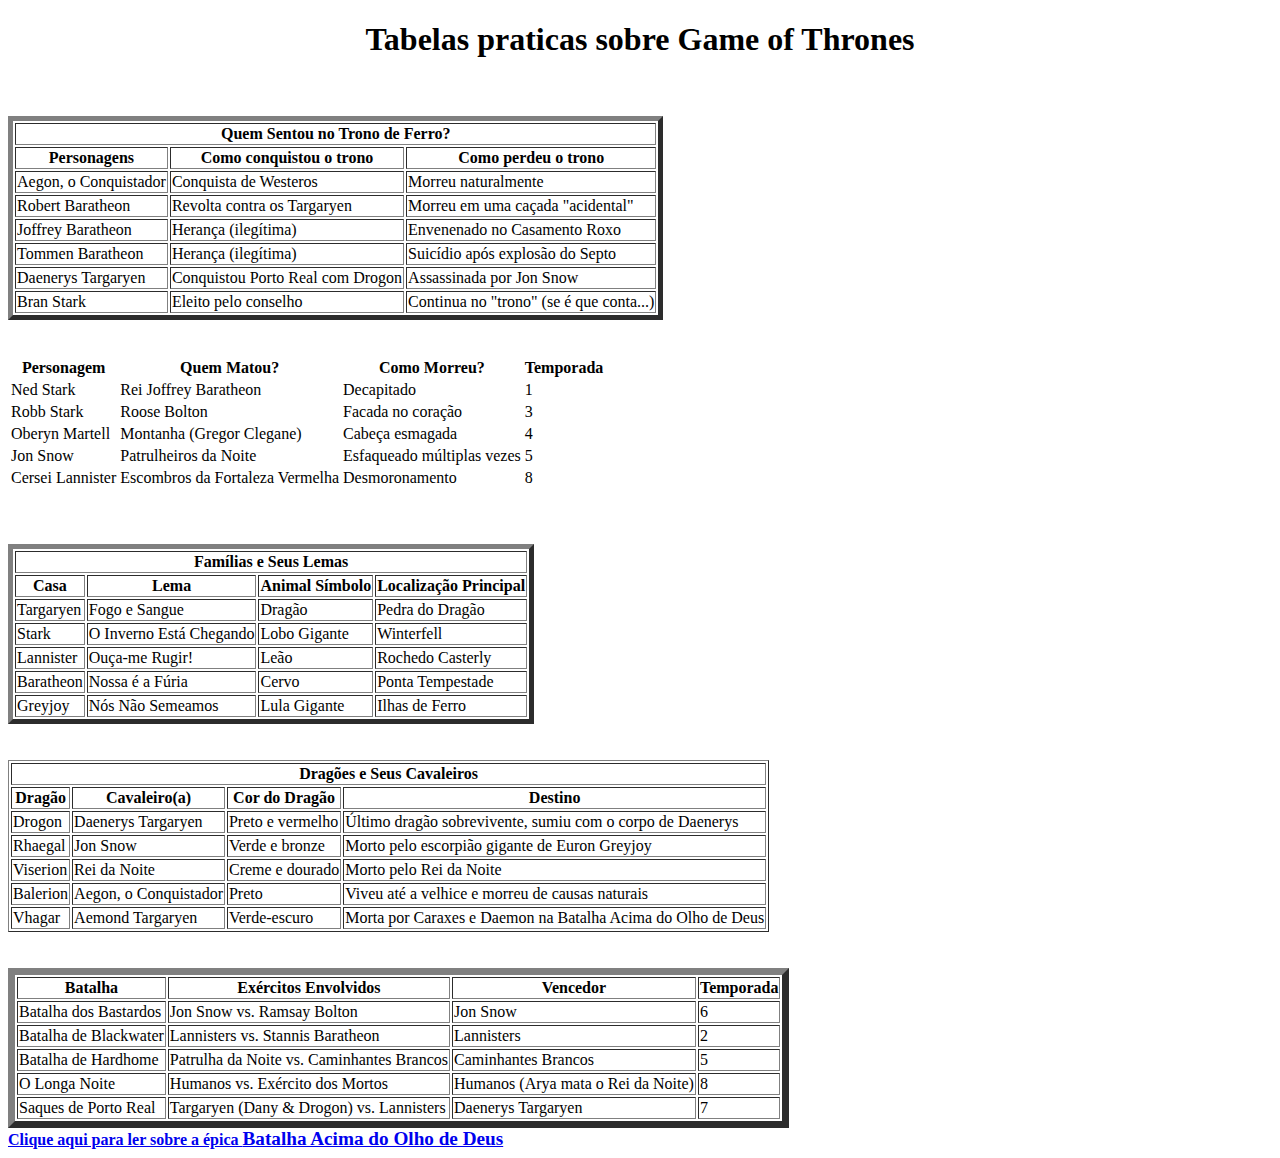
<file: bruna_pdi/paginas/tabelas_praticas.html>
<!DOCTYPE html>
<html lang="en">
<head>
  <meta charset="UTF-8">
  <meta name="viewport" content="width=device-width, initial-scale=1.0">
  <title>Atividade2</title>
</head>
<body>
    <h1 align="center">Tabelas praticas sobre Game of Thrones</h1>
    <br><br>
    <table border="5" >
      <tr>
        <th colspan="3"> Quem Sentou no Trono de Ferro?</th>
      </tr>
      <tr>
        <th>Personagens</th>
        <th>Como conquistou o trono</th>
        <th>Como perdeu o trono</th>
      </tr>
      <tr>
        <td>Aegon, o Conquistador</td>
        <td>Conquista de Westeros	</td>
        <td>Morreu naturalmente
        </td>
      </tr>
      <tr>
        <td>Robert Baratheon</td>
        <td>Revolta contra os Targaryen	</td>
        <td>Morreu em uma caçada "acidental"
        </td>
      </tr>
      <tr>
        <td>Joffrey Baratheon</td>
        <td>Herança (ilegítima)	</td>
        <td>Envenenado no Casamento Roxo</td>
      </tr>
      <tr>
        <td>Tommen Baratheon</td>
        <td>Herança (ilegítima)	</td>
        <td>Suicídio após explosão do Septo</td>
      </tr>
      <tr>
        <td>Daenerys Targaryen</td>
        <td>Conquistou Porto Real com Drogon</td>
        <td>Assassinada por Jon Snow</td>
    </tr>
    <tr>
      <td>Bran Stark</td>
      <td>Eleito pelo conselho</td>
      <td>Continua no "trono" (se é que conta...)</td>
    </tr>
  </table>
  <br>
  <br>
  <table>
    <tr>
        <th>Personagem</th>
        <th>Quem Matou?</th>
        <th>Como Morreu?</th>
        <th>Temporada</th>
    </tr>
    <tr>
        <td>Ned Stark</td>
        <td>Rei Joffrey Baratheon</td>
        <td>Decapitado</td>
        <td>1</td>
    </tr>
    <tr>
        <td>Robb Stark</td>
        <td>Roose Bolton</td>
        <td>Facada no coração</td>
        <td>3</td>
    </tr>
    <tr>
        <td>Oberyn Martell</td>
        <td>Montanha (Gregor Clegane)</td>
        <td>Cabeça esmagada</td>
        <td>4</td>
    </tr>
    <tr>
        <td>Jon Snow</td>
        <td>Patrulheiros da Noite</td>
        <td>Esfaqueado múltiplas vezes</td>
        <td>5</td>
    </tr>
    <tr>
        <td>Cersei Lannister</td>
        <td>Escombros da Fortaleza Vermelha</td>
        <td>Desmoronamento</td>
        <td>8</td>
    </tr>
</table>
<br>
<br>
  <table border="5" >
    <tr>
      <th colspan="4"> Famílias e Seus Lemas</th>
    </tr>
    <tr>
      <th>Casa</th>
      <th>Lema</th>
      <th>Animal Símbolo</th>
      <th>Localização Principal</th>
      <br>
    </tr>
    <tr>
      <td>Targaryen</td>
      <td>Fogo e Sangue</td>
      <td>Dragão</td>
      <td>Pedra do Dragão</td>
    </tr>
    <tr>
      <td>Stark</td>
      <td>O Inverno Está Chegando</td>
      <td>Lobo Gigante</td>
      <td>Winterfell</td>
    </tr>
    <tr>
      <td>Lannister</td>
      <td>Ouça-me Rugir!</td>
      <td>Leão</td>
      <td>Rochedo Casterly</td>
    </tr>
    <tr>
      <td>Baratheon</td>
      <td>Nossa é a Fúria</td>
      <td>Cervo</td>
      <td>Ponta Tempestade</td>
    </tr>
    <tr>
      <td>Greyjoy</td>
      <td>Nós Não Semeamos</td>
      <td>Lula Gigante</td>
      <td>Ilhas de Ferro</td>
    </tr>
  </table>
  <br>
  <br>
  <table border="1">
    <tr>
        <th colspan="4">Dragões e Seus Cavaleiros</th>
    </tr>
    <tr>
        <th>Dragão</th>
        <th>Cavaleiro(a)</th>
        <th>Cor do Dragão</th>
        <th>Destino</th>
    </tr>
    <tr>
        <td>Drogon</td>
        <td>Daenerys Targaryen</td>
        <td>Preto e vermelho</td>
        <td>Último dragão sobrevivente, sumiu com o corpo de Daenerys</td>
    </tr>
    <tr>
        <td>Rhaegal</td>
        <td>Jon Snow</td>
        <td>Verde e bronze</td>
        <td>Morto pelo escorpião gigante de Euron Greyjoy</td>
    </tr>
    <tr>
        <td>Viserion</td>
        <td>Rei da Noite</td>
        <td>Creme e dourado</td>
        <td>Morto pelo Rei da Noite</td>
    </tr>
    <tr>
        <td>Balerion</td>
        <td>Aegon, o Conquistador</td>
        <td>Preto</td>
        <td>Viveu até a velhice e morreu de causas naturais</td>
    </tr>
    <tr>
        <td>Vhagar</td>
        <td>Aemond Targaryen</td>
        <td>Verde-escuro</td>
        <td>Morta por Caraxes e Daemon na Batalha Acima do Olho de Deus</td>
    </tr>
</table>
<br>
<br>
<table border="7">
  <tr>
      <th>Batalha</th>
      <th>Exércitos Envolvidos</th>
      <th>Vencedor</th>
      <th>Temporada</th>
  </tr>
  <tr>
      <td>Batalha dos Bastardos</td>
      <td>Jon Snow vs. Ramsay Bolton</td>
      <td>Jon Snow</td>
      <td>6</td>
  </tr>
  <tr>
      <td>Batalha de Blackwater</td>
      <td>Lannisters vs. Stannis Baratheon</td>
      <td>Lannisters</td>
      <td>2</td>
  </tr>
  <tr>
      <td>Batalha de Hardhome</td>
      <td>Patrulha da Noite vs. Caminhantes Brancos</td>
      <td>Caminhantes Brancos</td>
      <td>5</td>
  </tr>
  <tr>
      <td>O Longa Noite</td>
      <td>Humanos vs. Exército dos Mortos</td>
      <td>Humanos (Arya mata o Rei da Noite)</td>
      <td>8</td>
  </tr>
  <tr>
      <td>Saques de Porto Real</td>
      <td>Targaryen (Dany & Drogon) vs. Lannisters</td>
      <td>Daenerys Targaryen</td>
      <td>7</td>
  </tr>
</table>
<b><a href="https://wiki.geloefogo.com/index.php/Batalha_acima_do_Olho_de_Deus#:~:text=A%20Batalha%20acima%20do%20Olho,chamada%20de%20Dan%C3%A7a%20dos%20Drag%C3%B5es.">Clique aqui para ler sobre a épica <Big>Batalha Acima do Olho de Deus</Big></a></b>
<br> 
</body>
</html>
</file>
<file: atdv3pdi/paginas/style.css>
body {
    background-color:rgb(247, 240, 180) ;
    font-family: 'Georgia', serif;
    color: #2e2e2e;
    padding: 20px;
  }


  h1 { 
    color: #ebc805;
    text-align: center;
  }
 

    .botao {
    background-color: #d3a625;
    color: rgb(44, 116, 29);
    padding: 10px 20px;
    text-decoration: lightcoral;
    font-weight: bold;
    border-radius: 8px;
    display: block;
    text-align: center;
    width: 200px;
    margin: 30px auto;
  }
  

   h2 {
    text-align: center;
    color: #222;
  }


    h3 {
    color:#ebc805;
    text-align: center;
  }


    h4 {
    color:brown;
  }


    h5 {
    color:brown;
  }


    h6{
    color:brown;
  }


    form {
    background-color: #fff;
    padding: 20px;
    border-radius: 12px;
    box-shadow: 0 0 12px rgba(0, 0, 0, 0.1);
    max-width: 700px;
    margin: auto;
  }
  

    fieldset {
    border: 2px solid #740001;
    padding: 15px;
    margin-bottom: 20px;
    border-radius: 10px;
  }
  

    legend {
    color: #740001;
    font-weight: bold;
  }
</file>
<file: atdv4pdiCERTO/paginas/style.css>
body {
  background-color: rgb(247, 240, 180);
  font-family: 'Georgia', serif;
  color: #2e2e2e;
  padding: 20px;
  line-height: 1.6; 
}

h1 {
  color: #ebc805;
  text-align: center;
  letter-spacing: 2px; 
  text-transform: uppercase; 
}

.botao {
  background-color: #d3a625;
  color: rgb(44, 116, 29);
  padding: 10px 20px;
  text-decoration: none;
  font-weight: bold;
  border-radius: 8px;
  display: block;
  text-align: center;
  width: 200px;
  margin: 30px auto;
  font-style: italic;
}

h2 {
  text-align: center;
  color: #222;
}

h3 {
  color: #ebc805;
  text-align: center;
  font-style: italic;
}

h4, h5, h6 {
  color: brown;
}

form {
  background-color: #fff;
  padding: 20px;
  border-radius: 12px;
  box-shadow: 0 0 12px rgba(0, 0, 0, 0.1);
  max-width: 700px;
  margin: auto;
}

fieldset {
  border: 2px solid #740001;
  padding: 15px;
  margin-bottom: 20px;
  border-radius: 10px;
}

legend {
  color: #740001;
  font-weight: bold;
}

header {
  background-color: #e9d268;
}

nav {
  max-width: 1770px;
  margin: 2 auto;
  padding: 2rem;
  display: flex;
  justify-content: center;
  align-items: center;
}

nav ul {
  list-style: none;
  display: flex;
  gap: 2.5rem;
}

nav ul li a {
  text-decoration: none;
  color: #000000;
  font-weight: bold;
  transition: color 0.3s;
  text-transform: uppercase; 
  letter-spacing: 1px;
}

nav ul li a:hover {
  color: #0077cc;
}

.hero {
  height: 400px;
  background-image: url('https://www.showmetech.com.br/wp-content/uploads//2023/01/Hogwarts-Logo.jpg');
  background-size: cover;
  background-position: center;
  position: relative;
}

.hero-overlay {
  position: absolute;
  top: 0;
  left: 0;
  height: 100%;
  width: 100%;
  background-color: rgba(0, 0, 0, 0.5);
  display: flex;
  align-items: center;
  justify-content: center;
}

.hero-overlay h3 {
  color: #fff;
  font-size: 2.5rem;
  letter-spacing: 1px;
}

footer {
  background-color: #2c1b0e;
  color: #f5deb3;
  display: flex;
  justify-content: space-around;
  padding: 30px;
  font-family: 'Georgia', serif;
  border-top: 5px solid #d4af37;
}

footer .info, footer .social {
  flex: 1;
  max-width: 350px;
}

footer h4 {
  color: #d4af37;
  margin-bottom: 10px;
  text-transform: uppercase;
}

footer p {
  margin: 5px 0;
  line-height: 1.6; 
}

footer a {
  font-size: 28px;
  margin-right: 15px;
  color: #f5deb3;
  text-decoration: none;
}

footer a:hover {
  color: #ffffff;
  transform: scale(1.2);
  transition: 0.3s;
}
</file>
